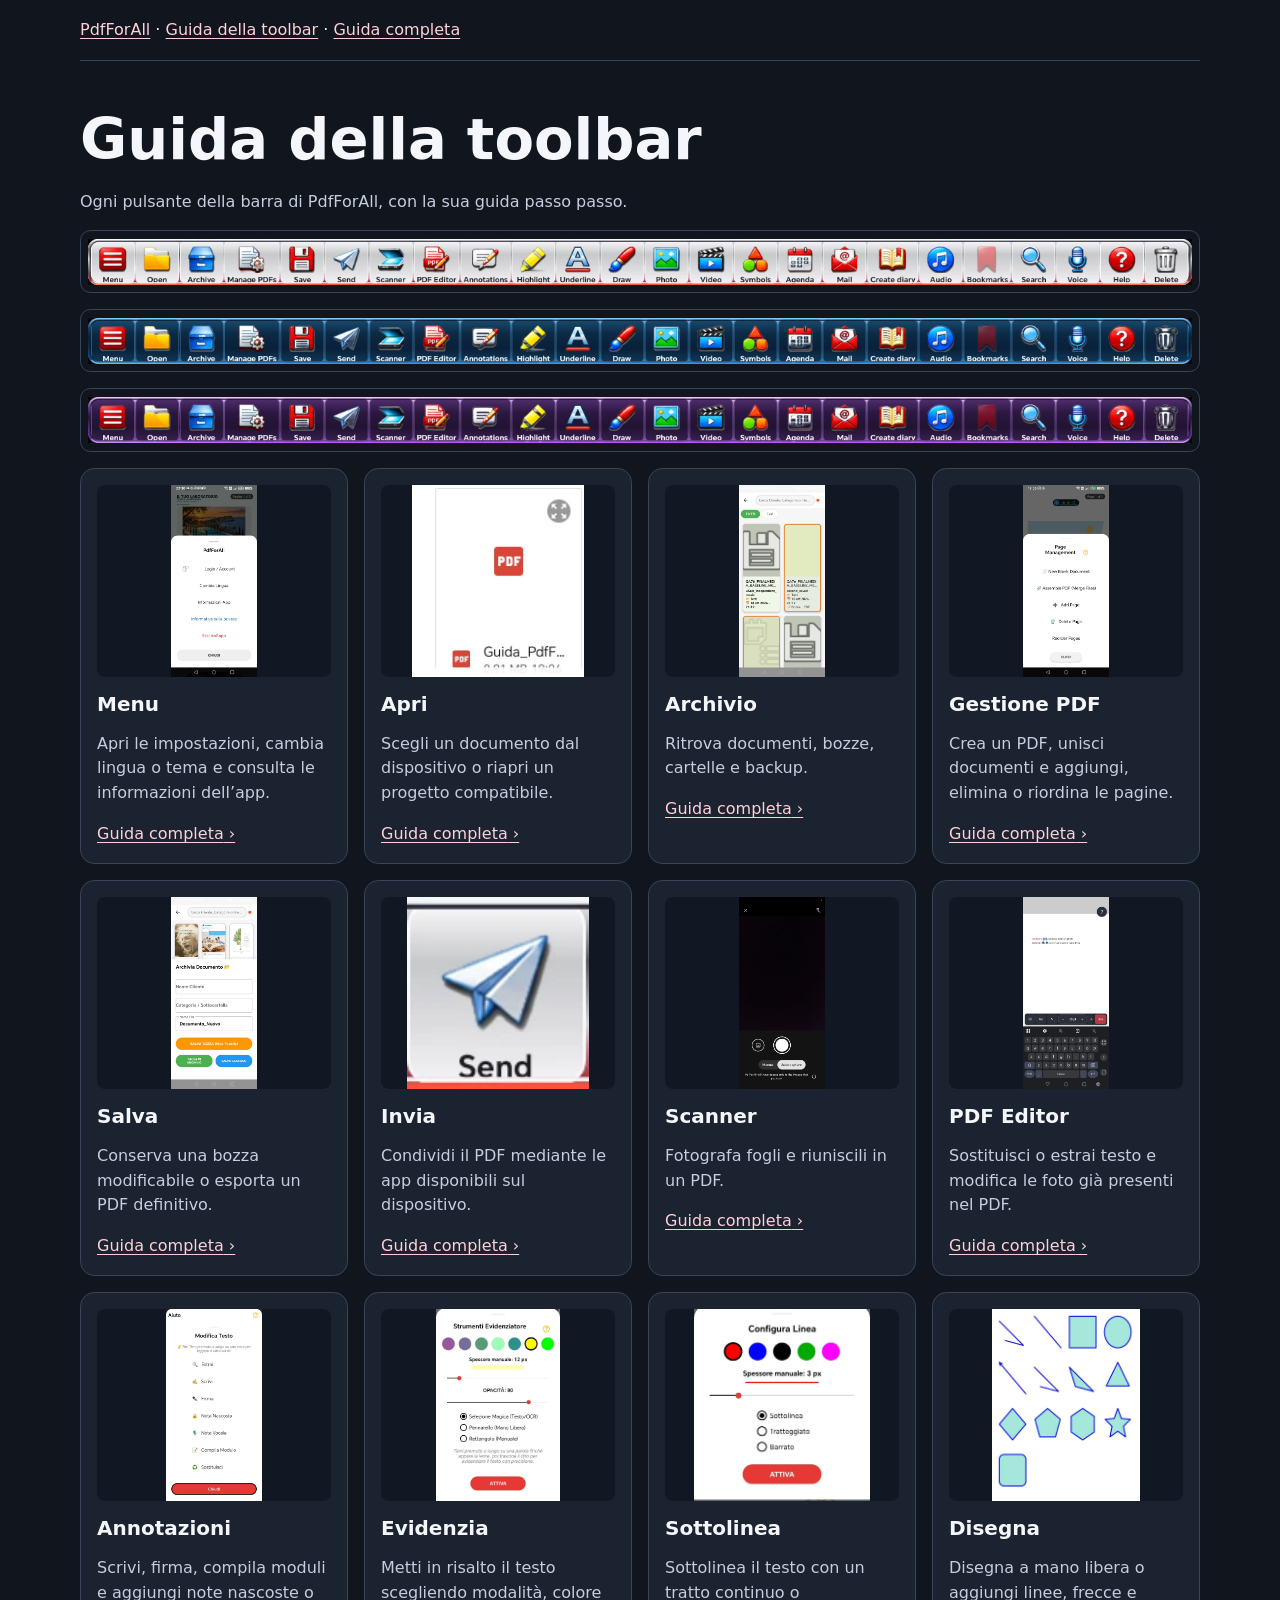
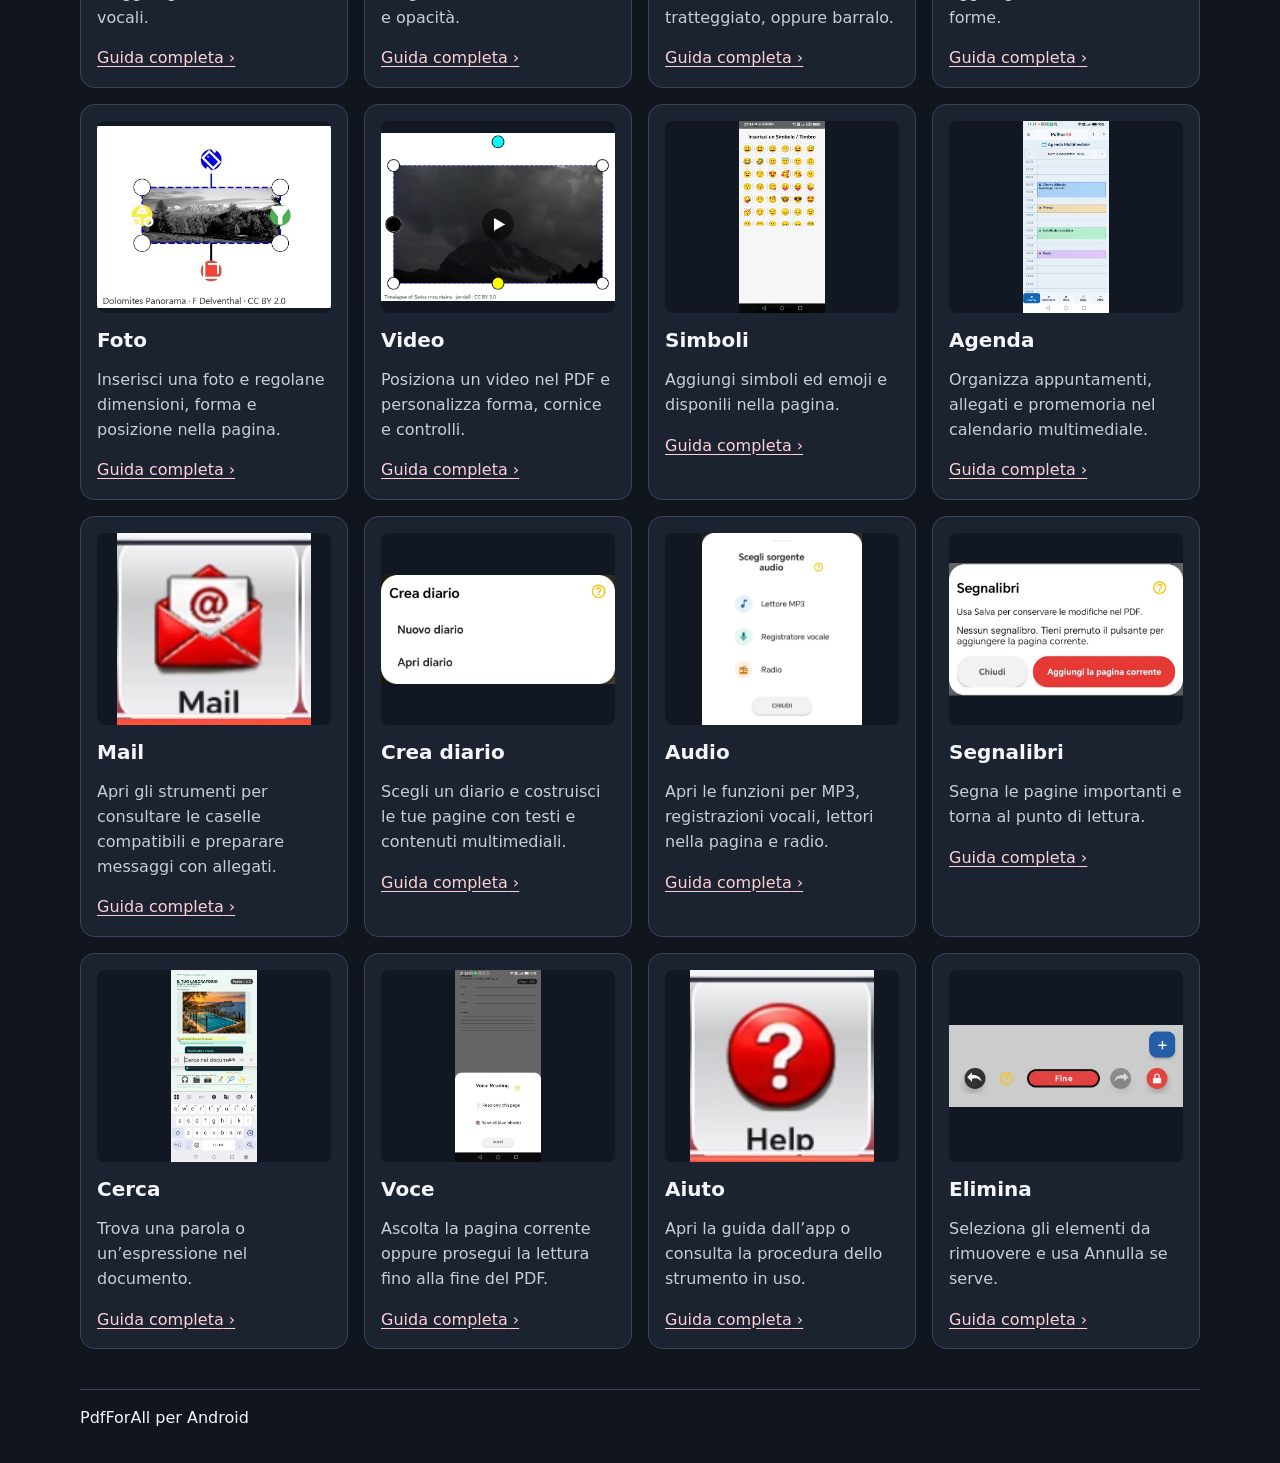
<file: guida/index.html>
<!doctype html><html lang="it"><meta charset="utf-8"><meta name="viewport" content="width=device-width,initial-scale=1"><title>Guida della toolbar · PdfForAll</title><link rel="stylesheet" href="guida.css"><header><a href="../index.html">PdfForAll</a> · <a href="index.html">Guida della toolbar</a> · <a href="completa.html">Guida completa</a></header><main><h1>Guida della toolbar</h1><p>Ogni pulsante della barra di PdfForAll, con la sua guida passo passo.</p><div class="bar" tabindex="0"><img src="media/toolbar-rosso.webp" alt="Rosso/Argento" fetchpriority=high decoding="async"></div><div class="bar" tabindex="0"><img src="media/toolbar-blu.webp" alt="Modern Blue" loading=lazy decoding="async"></div><div class="bar" tabindex="0"><img src="media/toolbar-viola.webp" alt="Dark Purple" loading=lazy decoding="async"></div><div class="grid"><article class="card"><img src="media/02_menu.webp" alt="Menu" loading=lazy decoding="async"><h2>Menu</h2><p>Apri le impostazioni, cambia lingua o tema e consulta le informazioni dell’app.</p><a href="completa.html#menu">Guida completa<span aria-hidden="true"> ›</span><span class="sr"> — Menu</span></a></article><article class="card"><img src="media/honor-open-picker.webp" alt="Apri" loading=lazy decoding="async"><h2>Apri</h2><p>Scegli un documento dal dispositivo o riapri un progetto compatibile.</p><a href="completa.html#apri">Guida completa<span aria-hidden="true"> ›</span><span class="sr"> — Apri</span></a></article><article class="card"><img src="media/guide-archive-grid.webp" alt="Archivio" loading=lazy decoding="async"><h2>Archivio</h2><p>Ritrova documenti, bozze, cartelle e backup.</p><a href="completa.html#archivio">Guida completa<span aria-hidden="true"> ›</span><span class="sr"> — Archivio</span></a></article><article class="card"><img src="media/honor-page-management.webp" alt="Gestione PDF" loading=lazy decoding="async"><h2>Gestione PDF</h2><p>Crea un PDF, unisci documenti e aggiungi, elimina o riordina le pagine.</p><a href="completa.html#gestione-pdf">Guida completa<span aria-hidden="true"> ›</span><span class="sr"> — Gestione PDF</span></a></article><article class="card"><img src="media/16_salva.webp" alt="Salva" loading=lazy decoding="async"><h2>Salva</h2><p>Conserva una bozza modificabile o esporta un PDF definitivo.</p><a href="completa.html#salva">Guida completa<span aria-hidden="true"> ›</span><span class="sr"> — Salva</span></a></article><article class="card"><img src="media/comando-invia.webp" alt="Invia" loading=lazy decoding="async"><h2>Invia</h2><p>Condividi il PDF mediante le app disponibili sul dispositivo.</p><a href="completa.html#invia">Guida completa<span aria-hidden="true"> ›</span><span class="sr"> — Invia</span></a></article><article class="card"><img src="media/27_scanner.webp" alt="Scanner" loading=lazy decoding="async"><h2>Scanner</h2><p>Fotografa fogli e riuniscili in un PDF.</p><a href="completa.html#scanner">Guida completa<span aria-hidden="true"> ›</span><span class="sr"> — Scanner</span></a></article><article class="card"><img src="media/replacement_selected_word.webp" alt="PDF Editor" loading=lazy decoding="async"><h2>PDF Editor</h2><p>Sostituisci o estrai testo e modifica le foto già presenti nel PDF.</p><a href="completa.html#pdf-editor">Guida completa<span aria-hidden="true"> ›</span><span class="sr"> — PDF Editor</span></a></article><article class="card"><img src="media/edit_menu_81.webp" alt="Annotazioni" loading=lazy decoding="async"><h2>Annotazioni</h2><p>Scrivi, firma, compila moduli e aggiungi note nascoste o vocali.</p><a href="completa.html#annotazioni">Guida completa<span aria-hidden="true"> ›</span><span class="sr"> — Annotazioni</span></a></article><article class="card"><img src="media/highlight_panel_81.webp" alt="Evidenzia" loading=lazy decoding="async"><h2>Evidenzia</h2><p>Metti in risalto il testo scegliendo modalità, colore e opacità.</p><a href="completa.html#evidenzia">Guida completa<span aria-hidden="true"> ›</span><span class="sr"> — Evidenzia</span></a></article><article class="card"><img src="media/line_panel_81.webp" alt="Sottolinea" loading=lazy decoding="async"><h2>Sottolinea</h2><p>Sottolinea il testo con un tratto continuo o tratteggiato, oppure barralo.</p><a href="completa.html#sottolinea">Guida completa<span aria-hidden="true"> ›</span><span class="sr"> — Sottolinea</span></a></article><article class="card"><img src="media/help81_draw_examples.webp" alt="Disegna" loading=lazy decoding="async"><h2>Disegna</h2><p>Disegna a mano libera o aggiungi linee, frecce e forme.</p><a href="completa.html#disegna">Guida completa<span aria-hidden="true"> ›</span><span class="sr"> — Disegna</span></a></article><article class="card"><img src="media/foto_panorama_82.webp" alt="Foto" loading=lazy decoding="async"><h2>Foto</h2><p>Inserisci una foto e regolane dimensioni, forma e posizione nella pagina.</p><a href="completa.html#foto">Guida completa<span aria-hidden="true"> ›</span><span class="sr"> — Foto</span></a></article><article class="card"><img src="media/video_panorama_82.webp" alt="Video" loading=lazy decoding="async"><h2>Video</h2><p>Posiziona un video nel PDF e personalizza forma, cornice e controlli.</p><a href="completa.html#video">Guida completa<span aria-hidden="true"> ›</span><span class="sr"> — Video</span></a></article><article class="card"><img src="media/12_emoji.webp" alt="Simboli" loading=lazy decoding="async"><h2>Simboli</h2><p>Aggiungi simboli ed emoji e disponili nella pagina.</p><a href="completa.html#simboli">Guida completa<span aria-hidden="true"> ›</span><span class="sr"> — Simboli</span></a></article><article class="card"><img src="media/agenda_01_giorno.webp" alt="Agenda" loading=lazy decoding="async"><h2>Agenda</h2><p>Organizza appuntamenti, allegati e promemoria nel calendario multimediale.</p><a href="completa.html#agenda">Guida completa<span aria-hidden="true"> ›</span><span class="sr"> — Agenda</span></a></article><article class="card"><img src="media/comando-mail.webp" alt="Mail" loading=lazy decoding="async"><h2>Mail</h2><p>Apri gli strumenti per consultare le caselle compatibili e preparare messaggi con allegati.</p><a href="completa.html#mail">Guida completa<span aria-hidden="true"> ›</span><span class="sr"> — Mail</span></a></article><article class="card"><img src="media/help81_diary_menu.webp" alt="Crea diario" loading=lazy decoding="async"><h2>Crea diario</h2><p>Scegli un diario e costruisci le tue pagine con testi e contenuti multimediali.</p><a href="completa.html#diario">Guida completa<span aria-hidden="true"> ›</span><span class="sr"> — Crea diario</span></a></article><article class="card"><img src="media/help81_audio_menu.webp" alt="Audio" loading=lazy decoding="async"><h2>Audio</h2><p>Apri le funzioni per MP3, registrazioni vocali, lettori nella pagina e radio.</p><a href="completa.html#audio">Guida completa<span aria-hidden="true"> ›</span><span class="sr"> — Audio</span></a></article><article class="card"><img src="media/segnalibri81.webp" alt="Segnalibri" loading=lazy decoding="async"><h2>Segnalibri</h2><p>Segna le pagine importanti e torna al punto di lettura.</p><a href="completa.html#segnalibri">Guida completa<span aria-hidden="true"> ›</span><span class="sr"> — Segnalibri</span></a></article><article class="card"><img src="media/13_cerca.webp" alt="Cerca" loading=lazy decoding="async"><h2>Cerca</h2><p>Trova una parola o un’espressione nel documento.</p><a href="completa.html#cerca">Guida completa<span aria-hidden="true"> ›</span><span class="sr"> — Cerca</span></a></article><article class="card"><img src="media/voice-honor.webp" alt="Voce" loading=lazy decoding="async"><h2>Voce</h2><p>Ascolta la pagina corrente oppure prosegui la lettura fino alla fine del PDF.</p><a href="completa.html#voce">Guida completa<span aria-hidden="true"> ›</span><span class="sr"> — Voce</span></a></article><article class="card"><img src="media/comando-aiuto.webp" alt="Aiuto" loading=lazy decoding="async"><h2>Aiuto</h2><p>Apri la guida dall’app o consulta la procedura dello strumento in uso.</p><a href="completa.html#aiuto">Guida completa<span aria-hidden="true"> ›</span><span class="sr"> — Aiuto</span></a></article><article class="card"><img src="media/annulla_ripeti81.webp" alt="Elimina" loading=lazy decoding="async"><h2>Elimina</h2><p>Seleziona gli elementi da rimuovere e usa Annulla se serve.</p><a href="completa.html#elimina">Guida completa<span aria-hidden="true"> ›</span><span class="sr"> — Elimina</span></a></article></div></main><footer>PdfForAll per Android</footer></html>
</file>
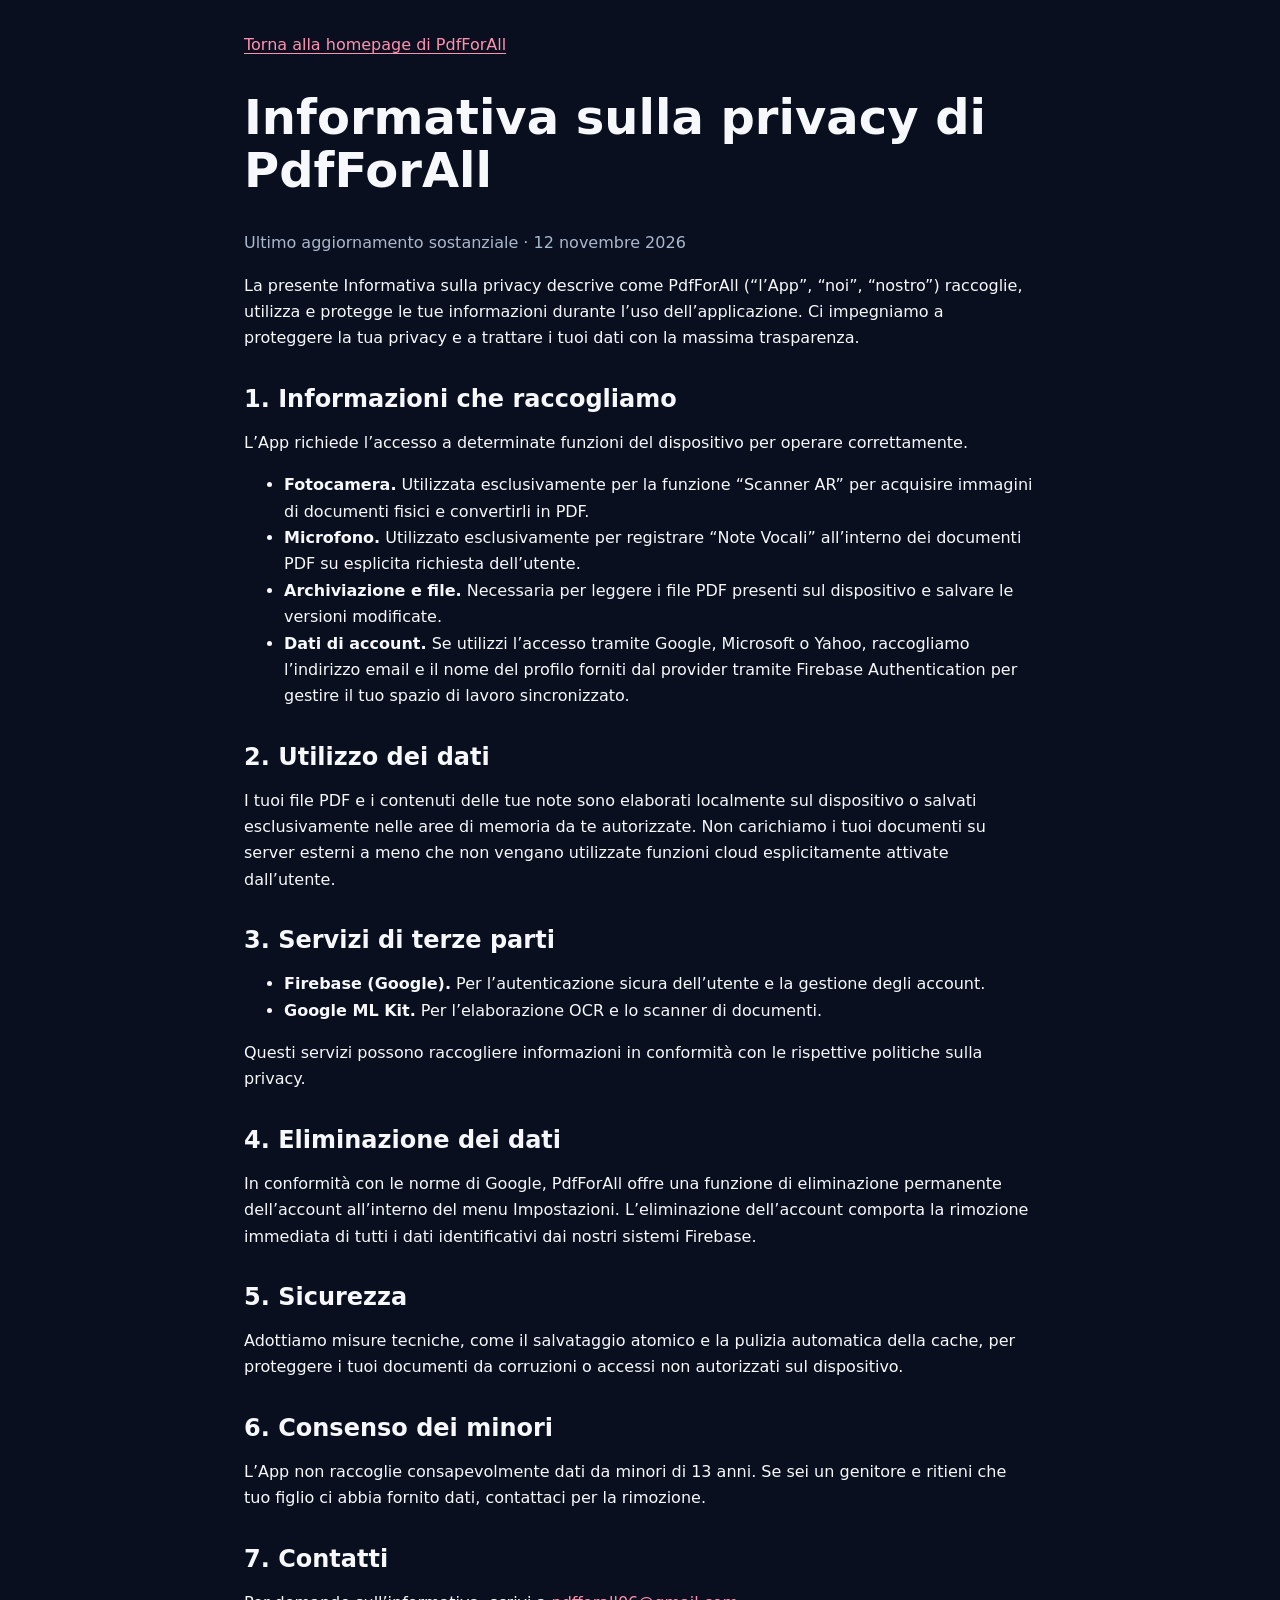
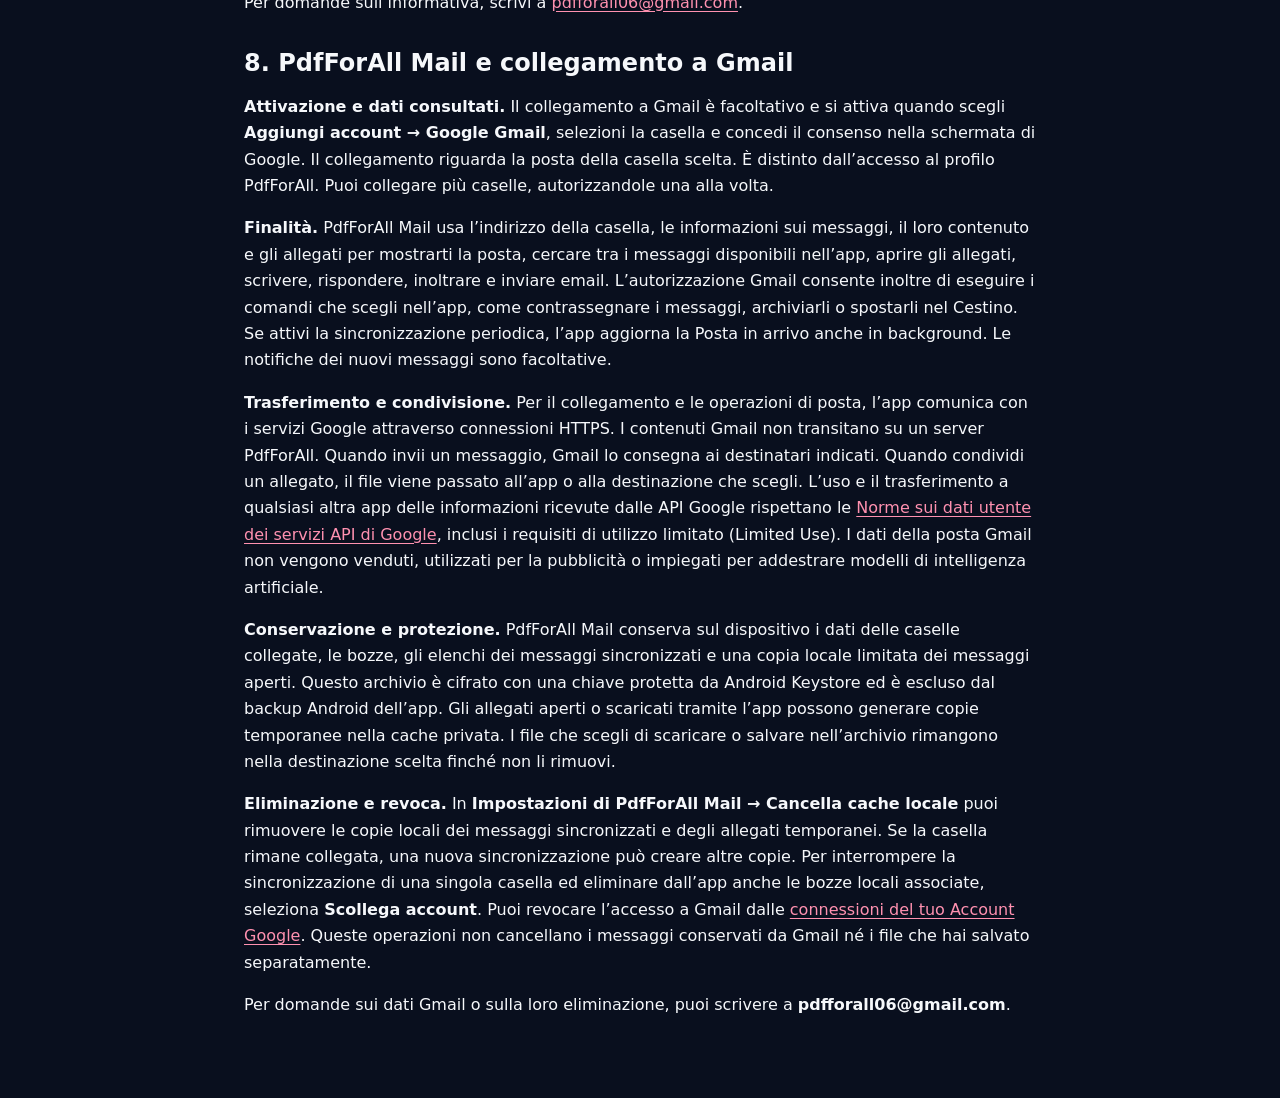
<file: privacy.html>
<!doctype html>
<html lang="it">
<head>
  <meta charset="utf-8">
  <meta name="viewport" content="width=device-width, initial-scale=1">
  <title>Informativa sulla privacy · PdfForAll</title>
  <style>
    :root { color-scheme: dark; background: #090f1e; color: #f6f8fb; font-family: system-ui, sans-serif; }
    body { margin: 0; }
    main { box-sizing: border-box; width: min(100%, 52rem); margin: 0 auto; padding: 2rem 1.25rem 4rem; line-height: 1.65; overflow-wrap: anywhere; }
    a { color: #ff91b0; text-underline-offset: .18em; }
    h1 { font-size: clamp(1.9rem, 5vw, 3rem); line-height: 1.12; }
    h2 { margin: 2rem 0 .65rem; line-height: 1.25; }
    .date { color: #aab8cd; }
  </style>
</head>
<body>
<main>
  <nav aria-label="Navigazione"><a href="index.html">Torna alla homepage di PdfForAll</a></nav>
  <h1>Informativa sulla privacy di PdfForAll</h1>
  <p class="date">Ultimo aggiornamento sostanziale · 12 novembre 2026</p>
  <p>La presente Informativa sulla privacy descrive come PdfForAll (“l’App”, “noi”, “nostro”) raccoglie, utilizza e protegge le tue informazioni durante l’uso dell’applicazione. Ci impegniamo a proteggere la tua privacy e a trattare i tuoi dati con la massima trasparenza.</p>

  <h2>1. Informazioni che raccogliamo</h2>
  <p>L’App richiede l’accesso a determinate funzioni del dispositivo per operare correttamente.</p>
  <ul>
    <li><strong>Fotocamera.</strong> Utilizzata esclusivamente per la funzione “Scanner AR” per acquisire immagini di documenti fisici e convertirli in PDF.</li>
    <li><strong>Microfono.</strong> Utilizzato esclusivamente per registrare “Note Vocali” all’interno dei documenti PDF su esplicita richiesta dell’utente.</li>
    <li><strong>Archiviazione e file.</strong> Necessaria per leggere i file PDF presenti sul dispositivo e salvare le versioni modificate.</li>
    <li><strong>Dati di account.</strong> Se utilizzi l’accesso tramite Google, Microsoft o Yahoo, raccogliamo l’indirizzo email e il nome del profilo forniti dal provider tramite Firebase Authentication per gestire il tuo spazio di lavoro sincronizzato.</li>
  </ul>

  <h2>2. Utilizzo dei dati</h2>
  <p>I tuoi file PDF e i contenuti delle tue note sono elaborati localmente sul dispositivo o salvati esclusivamente nelle aree di memoria da te autorizzate. Non carichiamo i tuoi documenti su server esterni a meno che non vengano utilizzate funzioni cloud esplicitamente attivate dall’utente.</p>

  <h2>3. Servizi di terze parti</h2>
  <ul>
    <li><strong>Firebase (Google).</strong> Per l’autenticazione sicura dell’utente e la gestione degli account.</li>
    <li><strong>Google ML Kit.</strong> Per l’elaborazione OCR e lo scanner di documenti.</li>
  </ul>
  <p>Questi servizi possono raccogliere informazioni in conformità con le rispettive politiche sulla privacy.</p>

  <h2>4. Eliminazione dei dati</h2>
  <p>In conformità con le norme di Google, PdfForAll offre una funzione di eliminazione permanente dell’account all’interno del menu Impostazioni. L’eliminazione dell’account comporta la rimozione immediata di tutti i dati identificativi dai nostri sistemi Firebase.</p>

  <h2>5. Sicurezza</h2>
  <p>Adottiamo misure tecniche, come il salvataggio atomico e la pulizia automatica della cache, per proteggere i tuoi documenti da corruzioni o accessi non autorizzati sul dispositivo.</p>

  <h2>6. Consenso dei minori</h2>
  <p>L’App non raccoglie consapevolmente dati da minori di 13 anni. Se sei un genitore e ritieni che tuo figlio ci abbia fornito dati, contattaci per la rimozione.</p>

  <h2>7. Contatti</h2>
  <p>Per domande sull’informativa, scrivi a <a href="mailto:pdfforall06@gmail.com">pdfforall06@gmail.com</a>.</p>

<h2>8. PdfForAll Mail e collegamento a Gmail</h2>
<p><strong>Attivazione e dati consultati.</strong> Il collegamento a Gmail è facoltativo e si attiva quando scegli <strong>Aggiungi account → Google Gmail</strong>, selezioni la casella e concedi il consenso nella schermata di Google. Il collegamento riguarda la posta della casella scelta. È distinto dall’accesso al profilo PdfForAll. Puoi collegare più caselle, autorizzandole una alla volta.</p>
<p><strong>Finalità.</strong> PdfForAll Mail usa l’indirizzo della casella, le informazioni sui messaggi, il loro contenuto e gli allegati per mostrarti la posta, cercare tra i messaggi disponibili nell’app, aprire gli allegati, scrivere, rispondere, inoltrare e inviare email. L’autorizzazione Gmail consente inoltre di eseguire i comandi che scegli nell’app, come contrassegnare i messaggi, archiviarli o spostarli nel Cestino. Se attivi la sincronizzazione periodica, l’app aggiorna la Posta in arrivo anche in background. Le notifiche dei nuovi messaggi sono facoltative.</p>
<p><strong>Trasferimento e condivisione.</strong> Per il collegamento e le operazioni di posta, l’app comunica con i servizi Google attraverso connessioni HTTPS. I contenuti Gmail non transitano su un server PdfForAll. Quando invii un messaggio, Gmail lo consegna ai destinatari indicati. Quando condividi un allegato, il file viene passato all’app o alla destinazione che scegli. L’uso e il trasferimento a qualsiasi altra app delle informazioni ricevute dalle API Google rispettano le <a href="https://developers.google.com/terms/api-services-user-data-policy">Norme sui dati utente dei servizi API di Google</a>, inclusi i requisiti di utilizzo limitato (Limited Use). I dati della posta Gmail non vengono venduti, utilizzati per la pubblicità o impiegati per addestrare modelli di intelligenza artificiale.</p>
<p><strong>Conservazione e protezione.</strong> PdfForAll Mail conserva sul dispositivo i dati delle caselle collegate, le bozze, gli elenchi dei messaggi sincronizzati e una copia locale limitata dei messaggi aperti. Questo archivio è cifrato con una chiave protetta da Android Keystore ed è escluso dal backup Android dell’app. Gli allegati aperti o scaricati tramite l’app possono generare copie temporanee nella cache privata. I file che scegli di scaricare o salvare nell’archivio rimangono nella destinazione scelta finché non li rimuovi.</p>
<p><strong>Eliminazione e revoca.</strong> In <strong>Impostazioni di PdfForAll Mail → Cancella cache locale</strong> puoi rimuovere le copie locali dei messaggi sincronizzati e degli allegati temporanei. Se la casella rimane collegata, una nuova sincronizzazione può creare altre copie. Per interrompere la sincronizzazione di una singola casella ed eliminare dall’app anche le bozze locali associate, seleziona <strong>Scollega account</strong>. Puoi revocare l’accesso a Gmail dalle <a href="https://myaccount.google.com/connections">connessioni del tuo Account Google</a>. Queste operazioni non cancellano i messaggi conservati da Gmail né i file che hai salvato separatamente.</p>
<p>Per domande sui dati Gmail o sulla loro eliminazione, puoi scrivere a <strong>pdfforall06@gmail.com</strong>.</p>
</main>
</body>
</html>
</file>
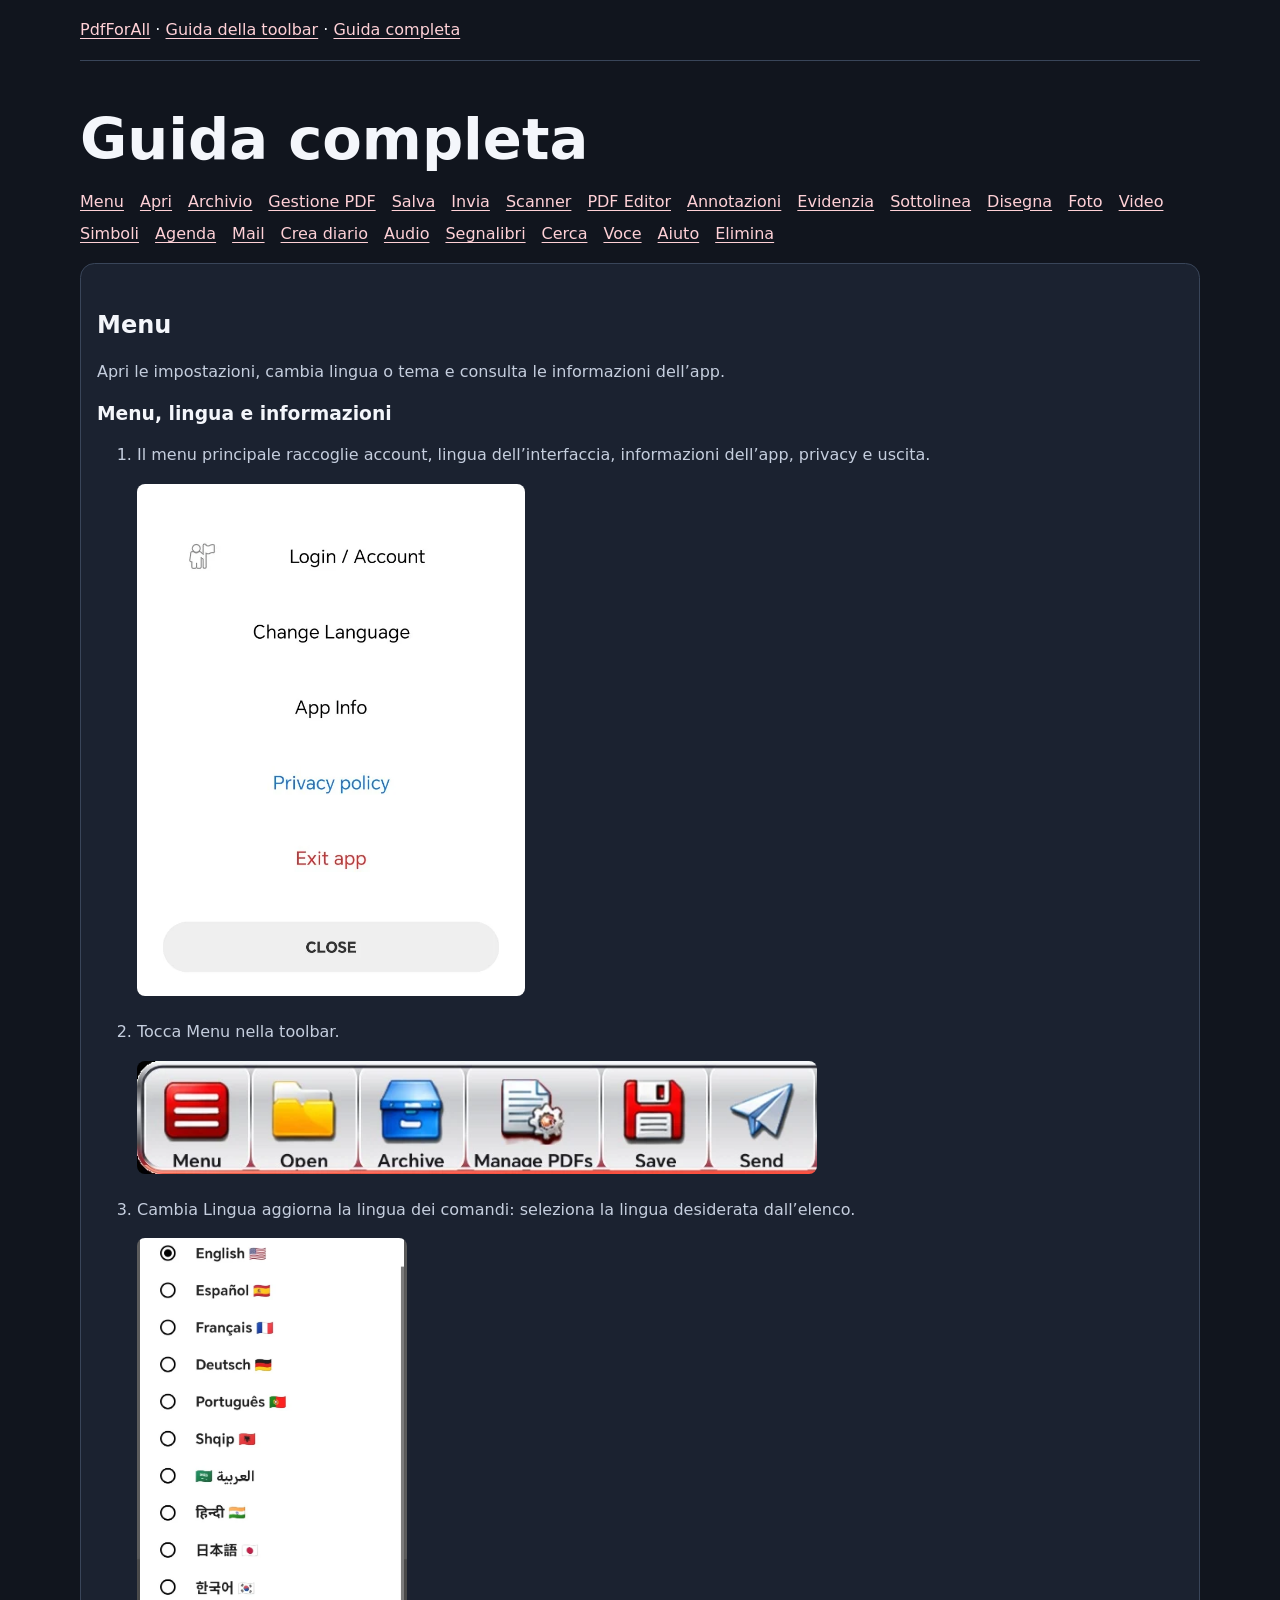
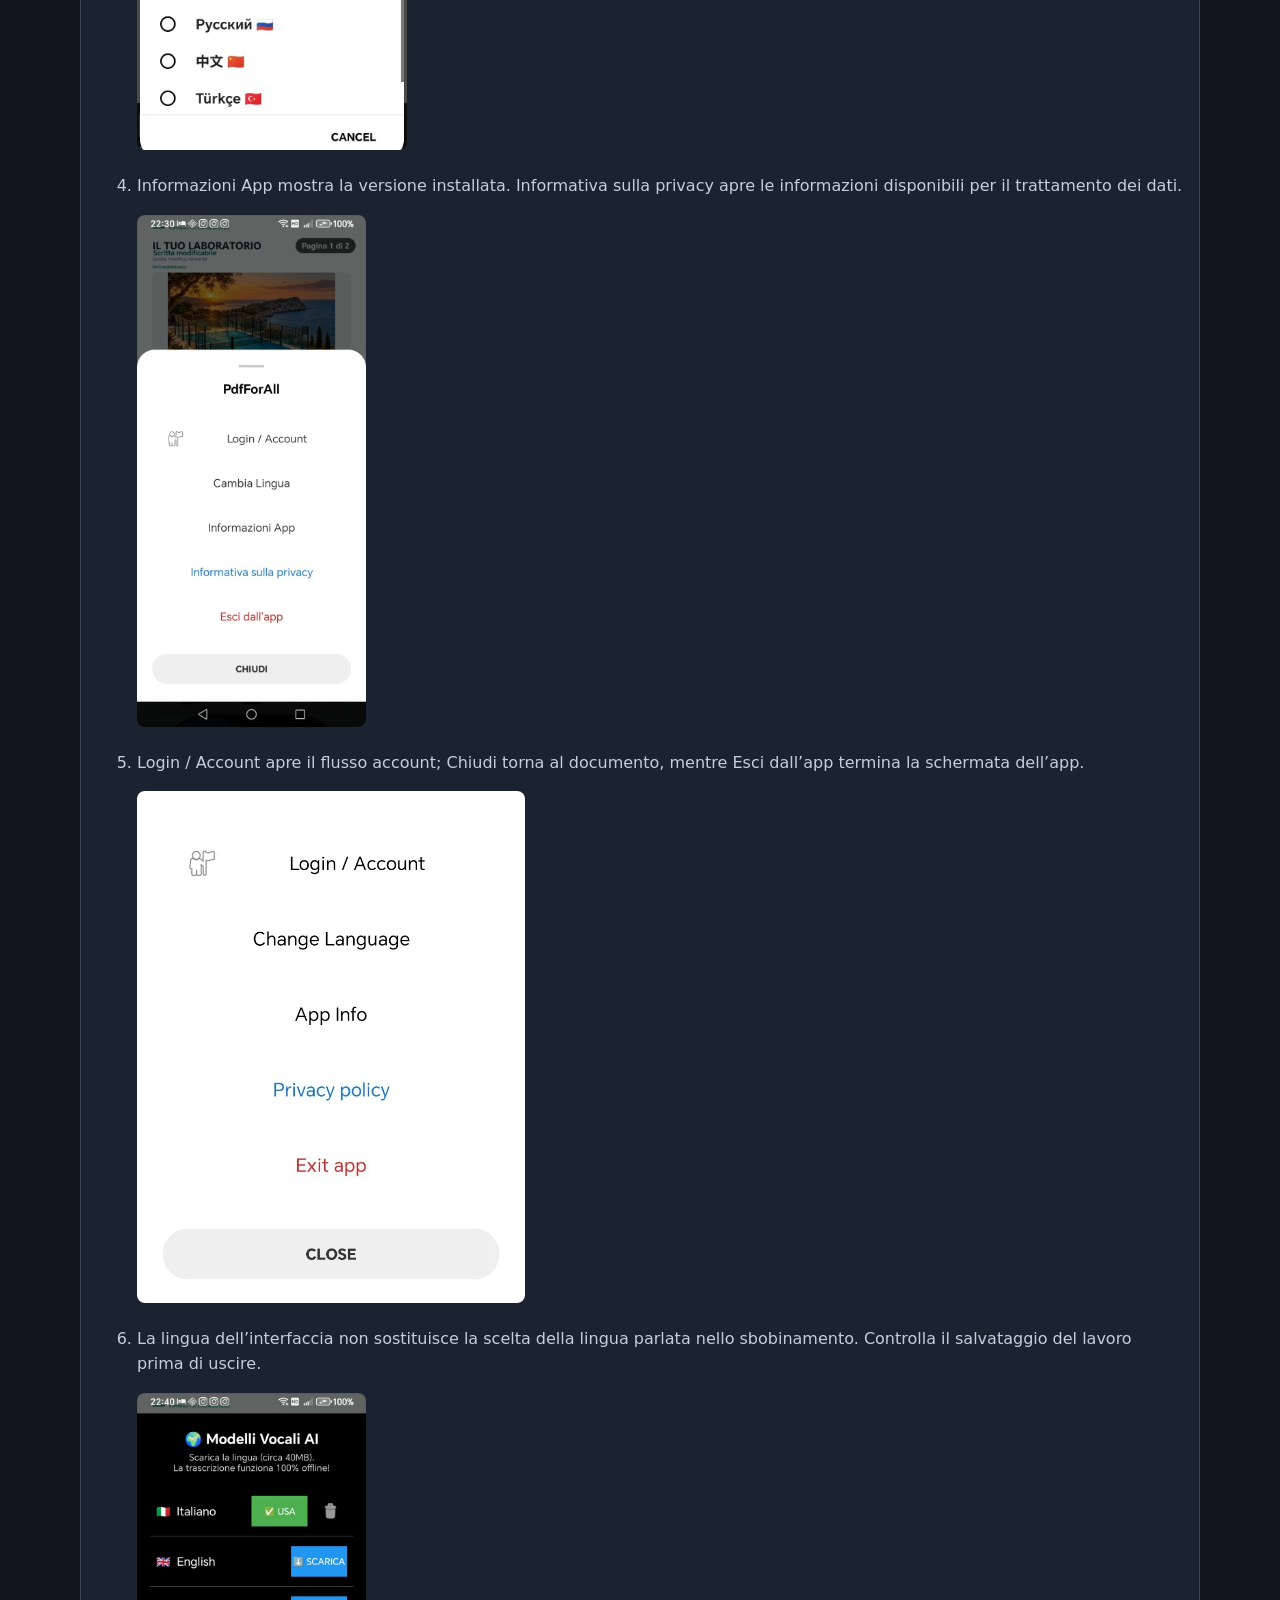
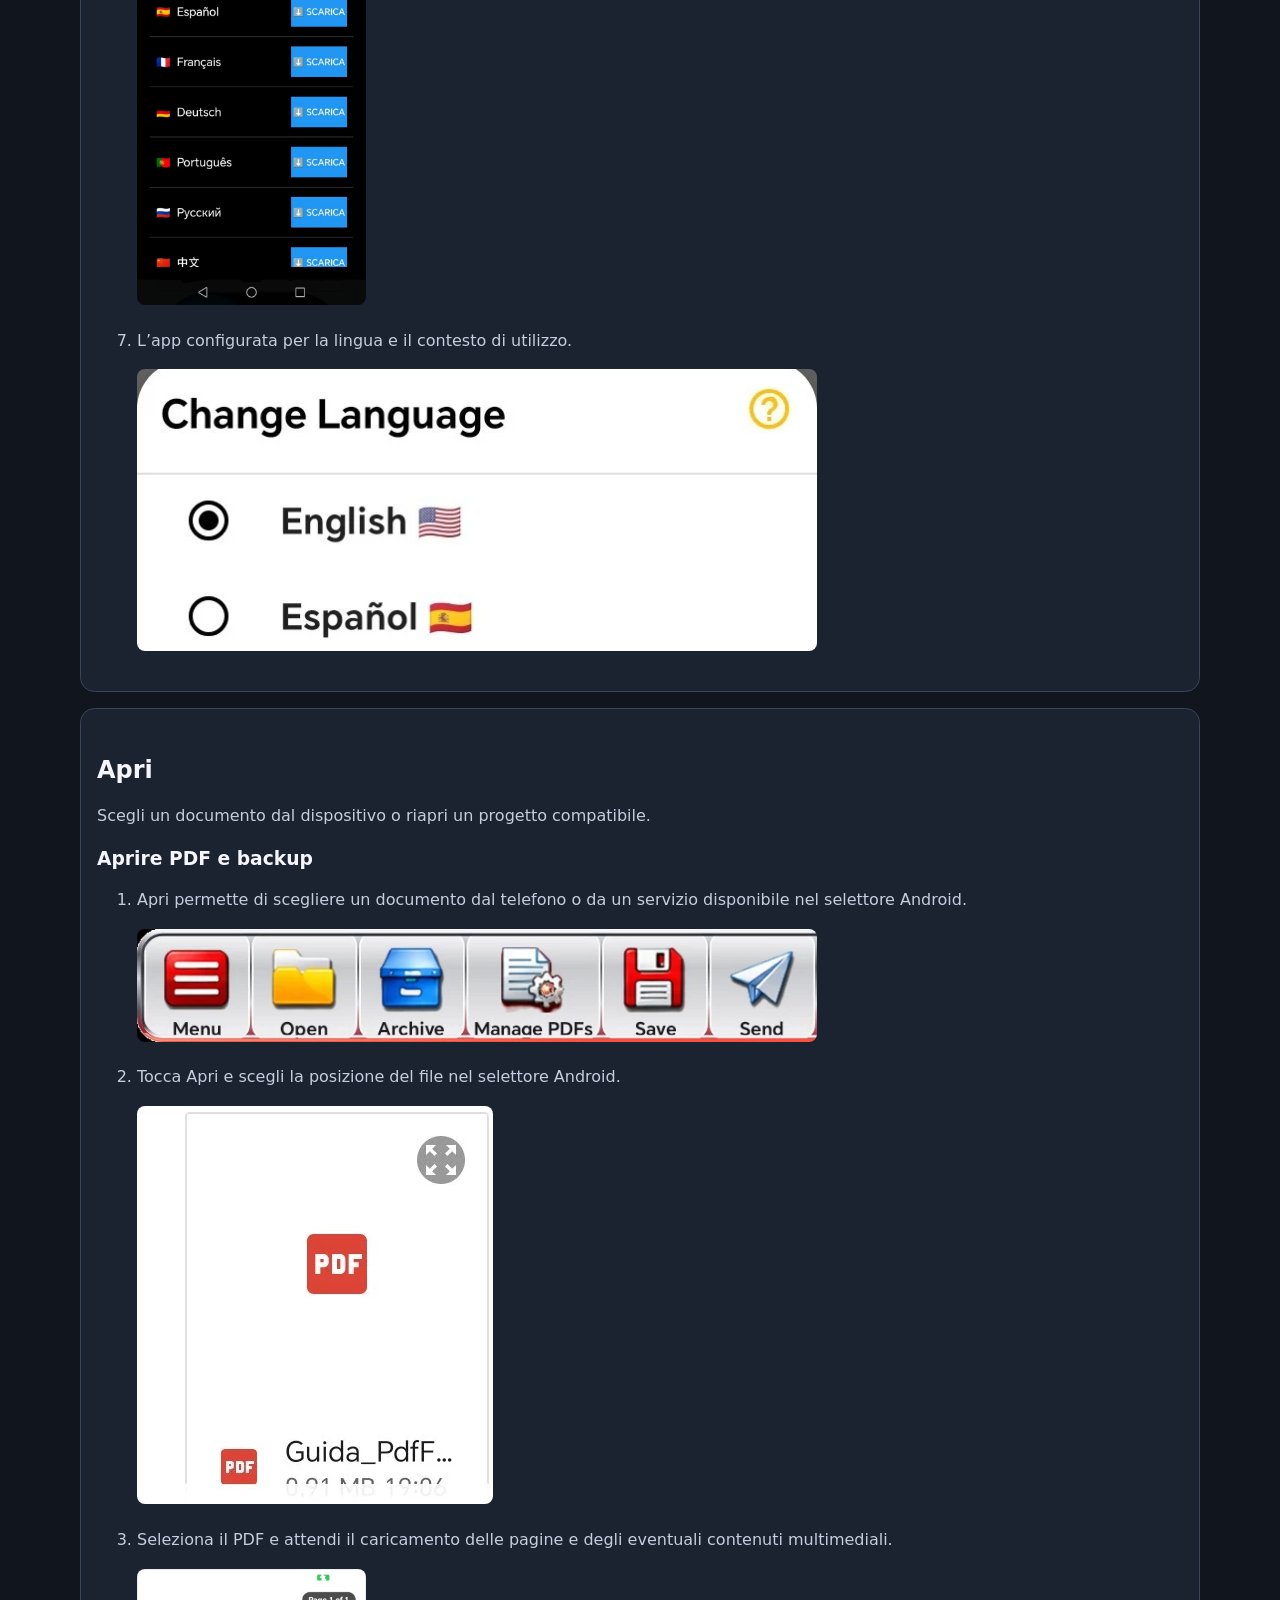
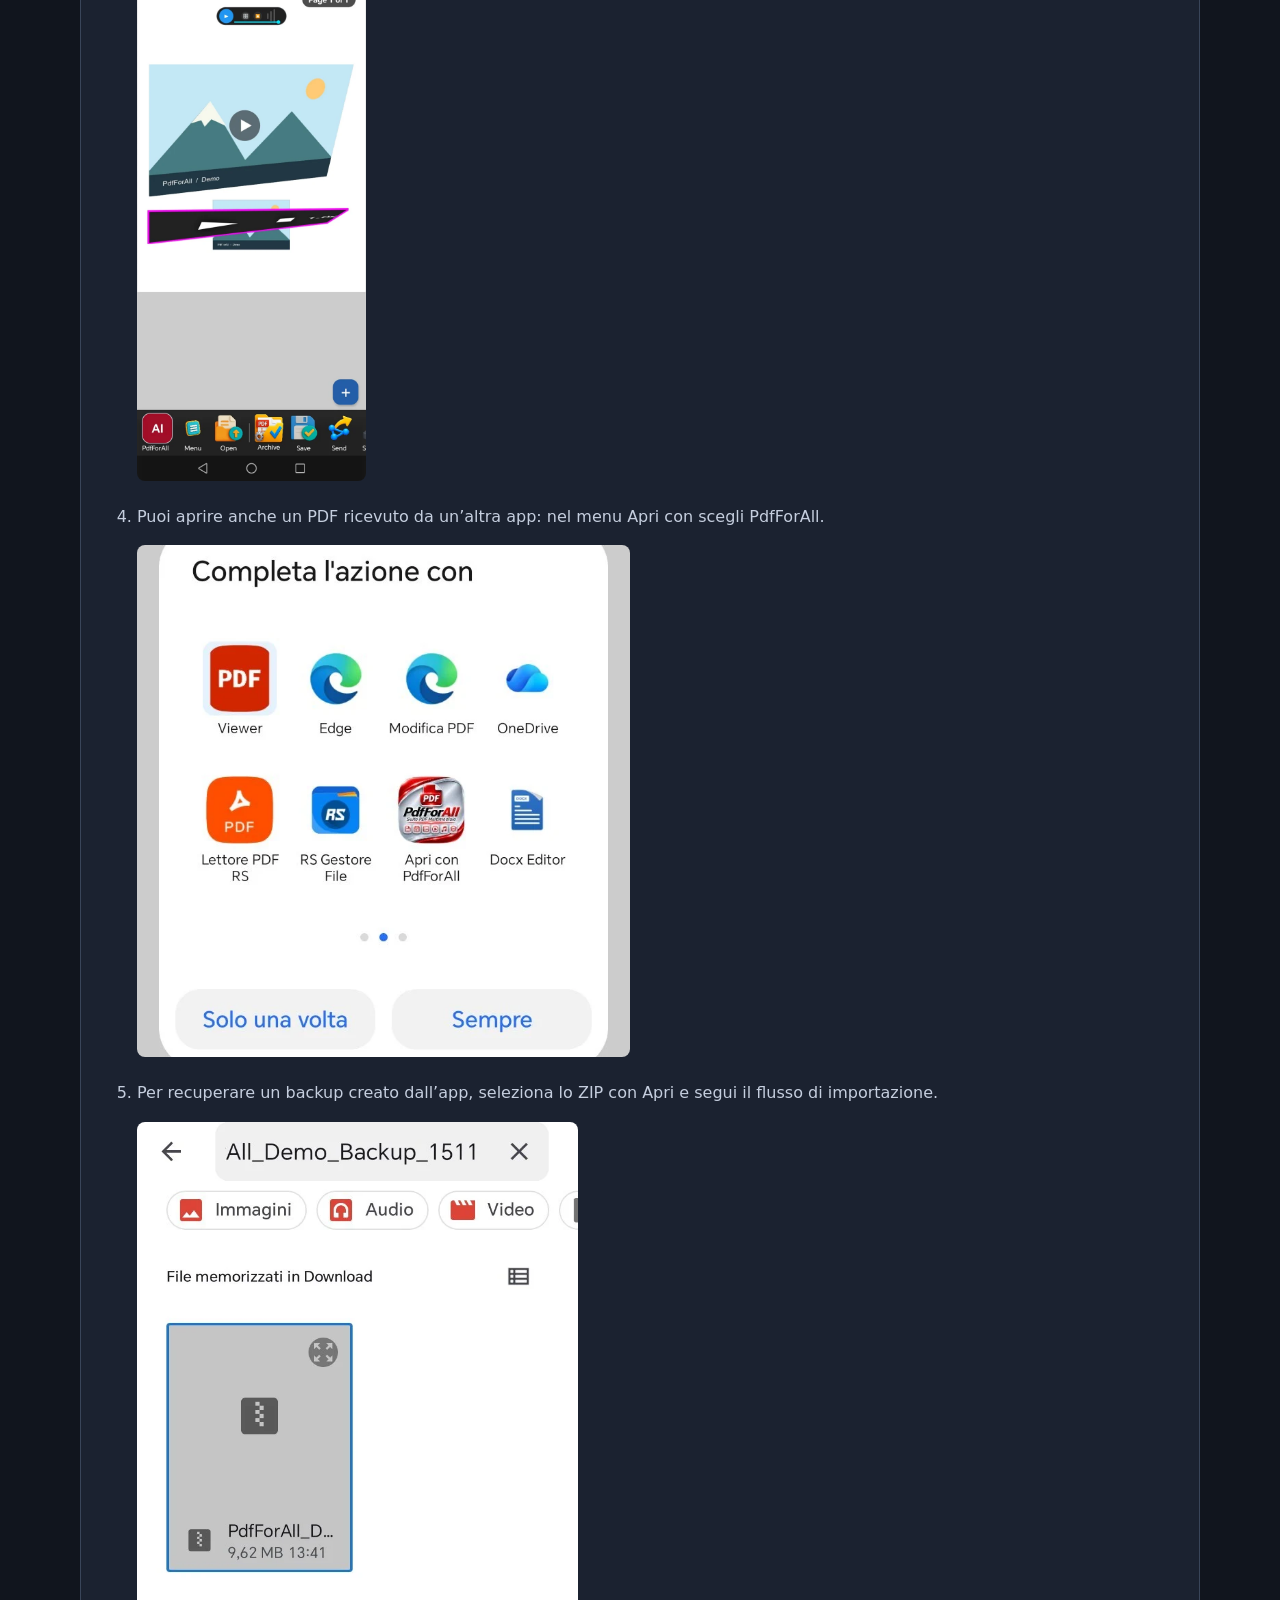
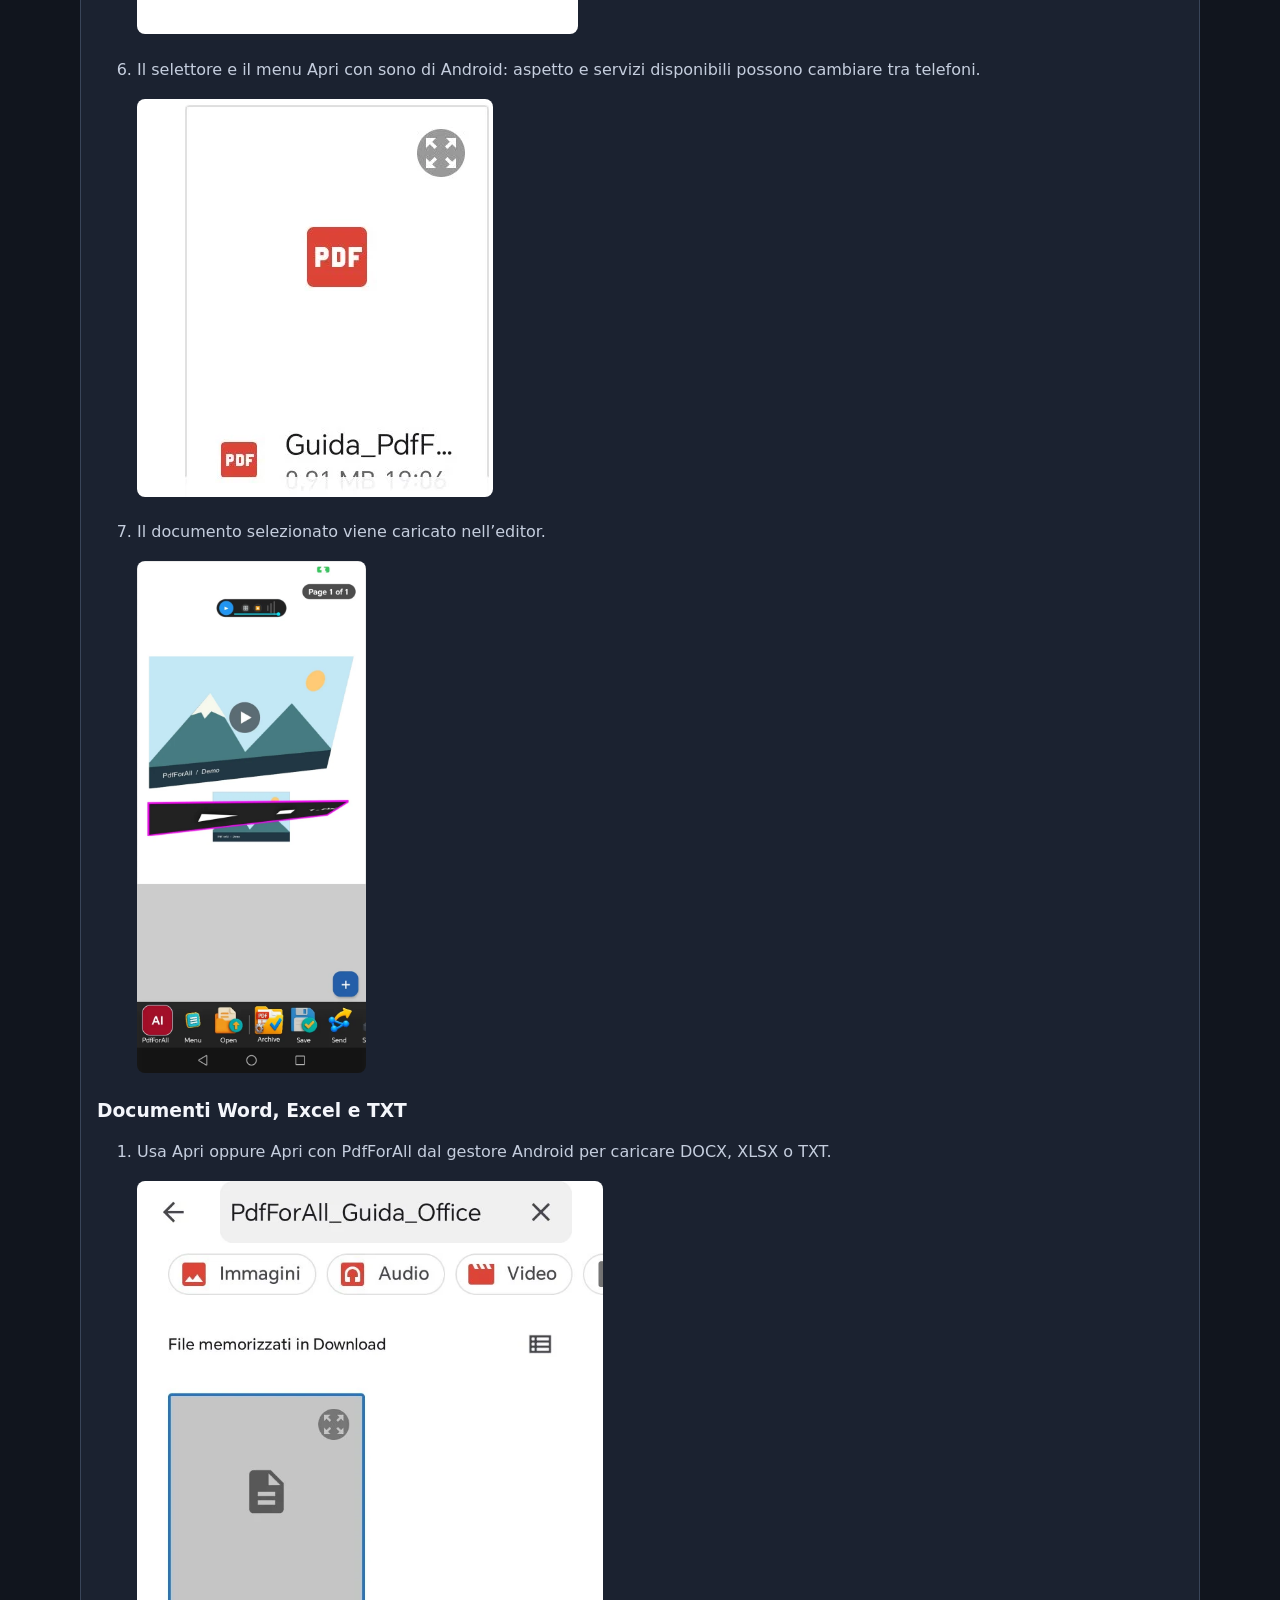
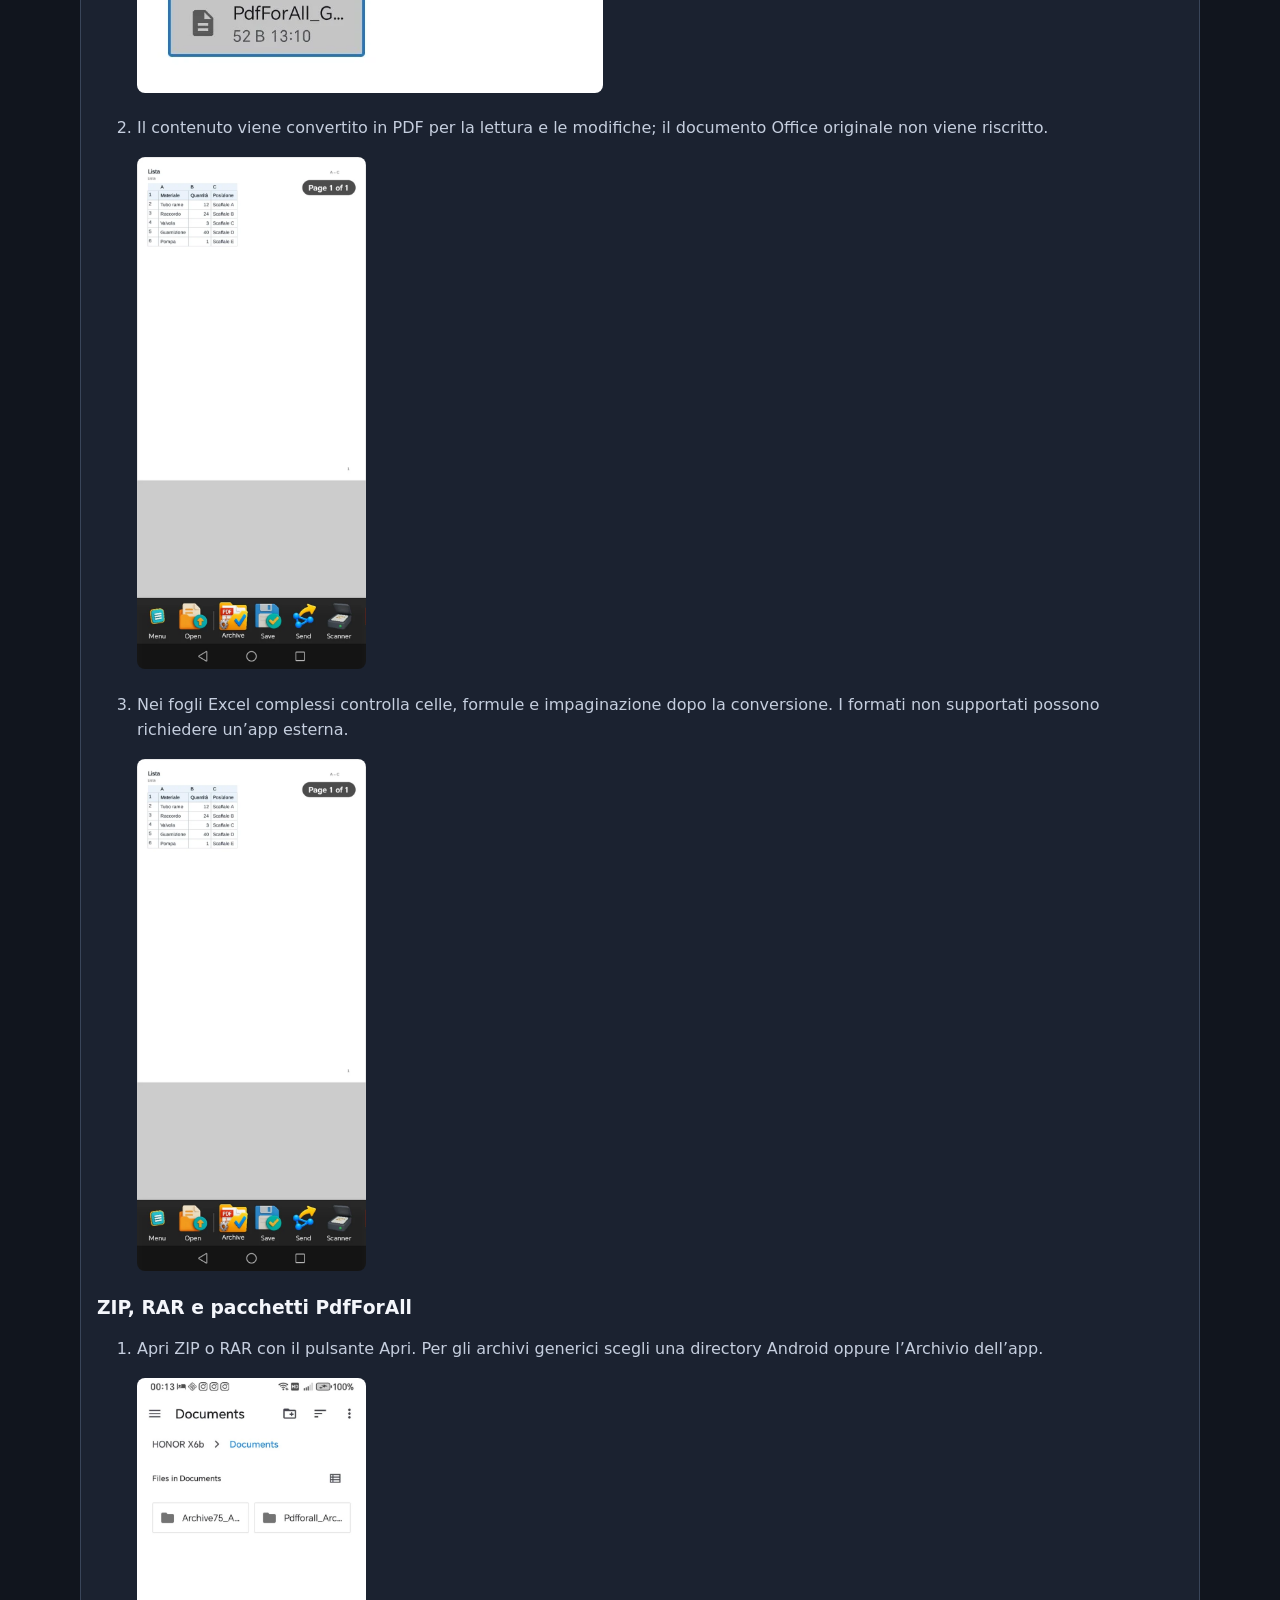
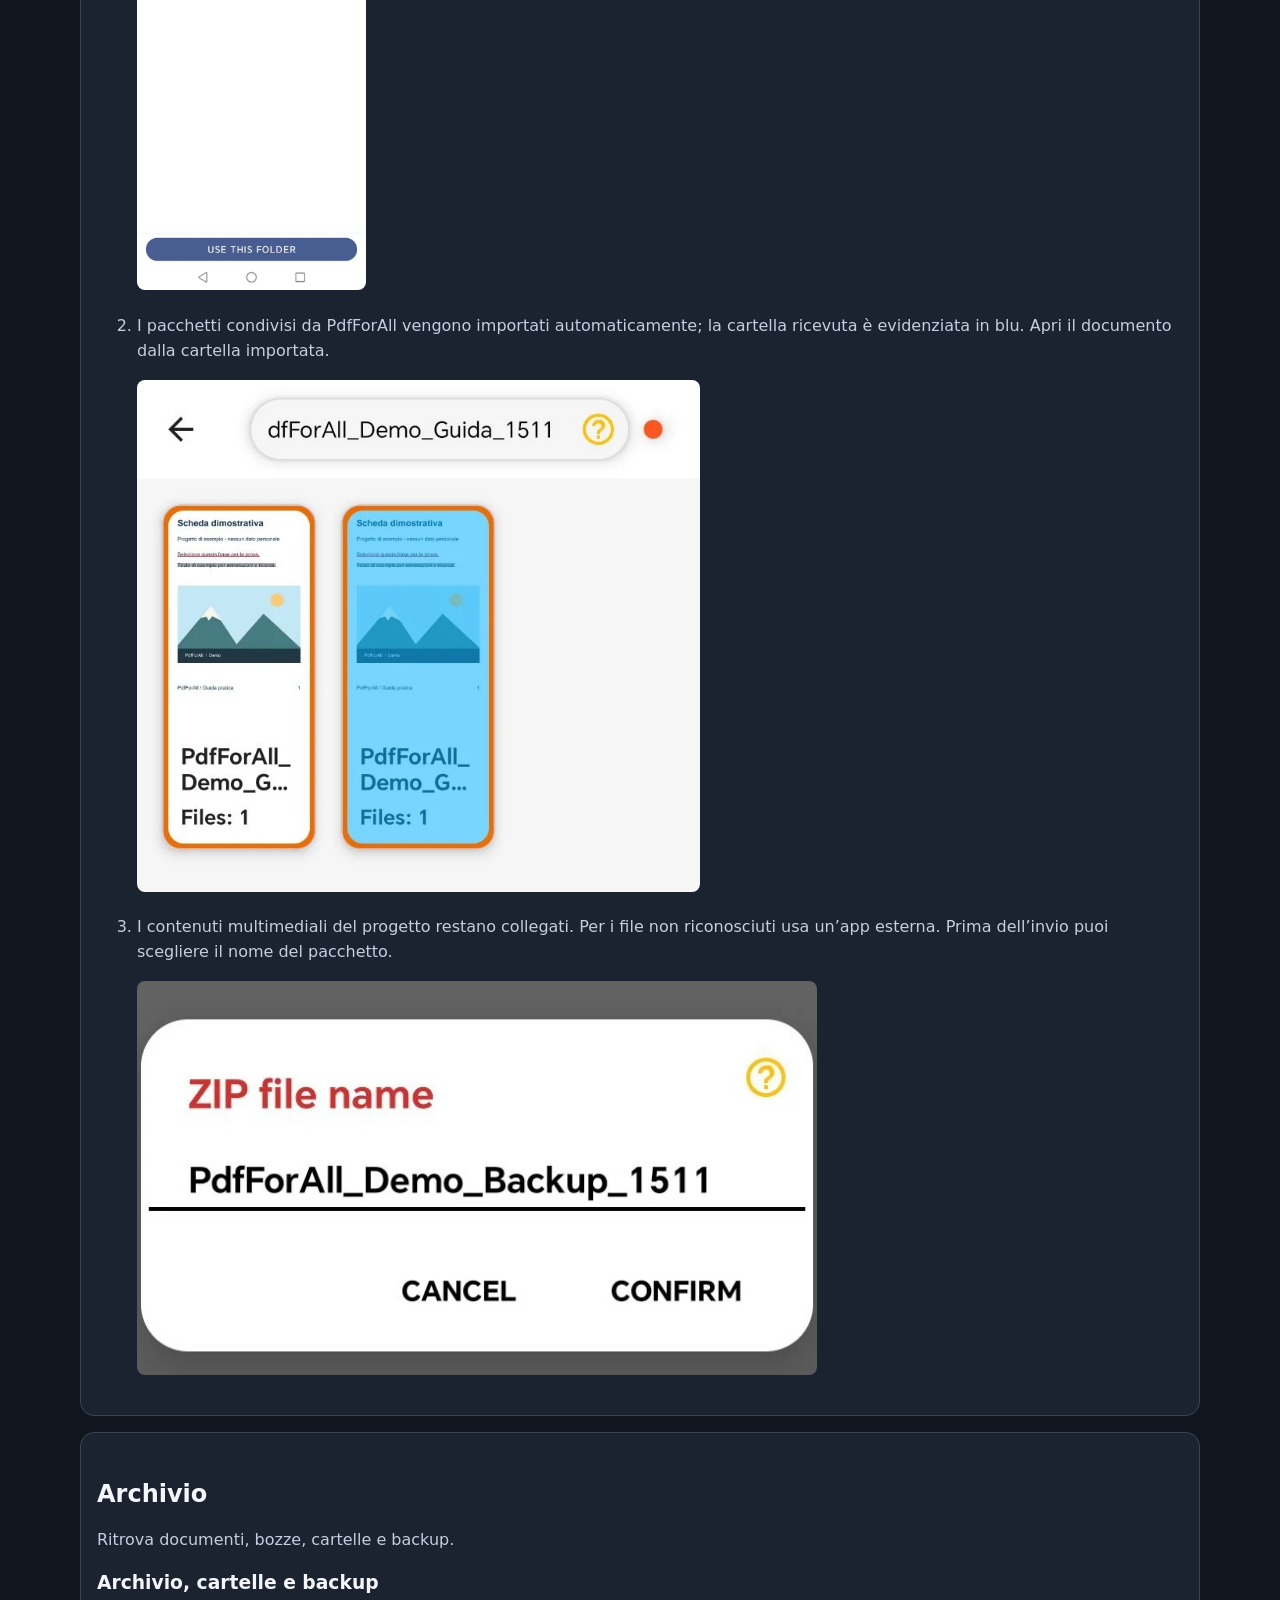
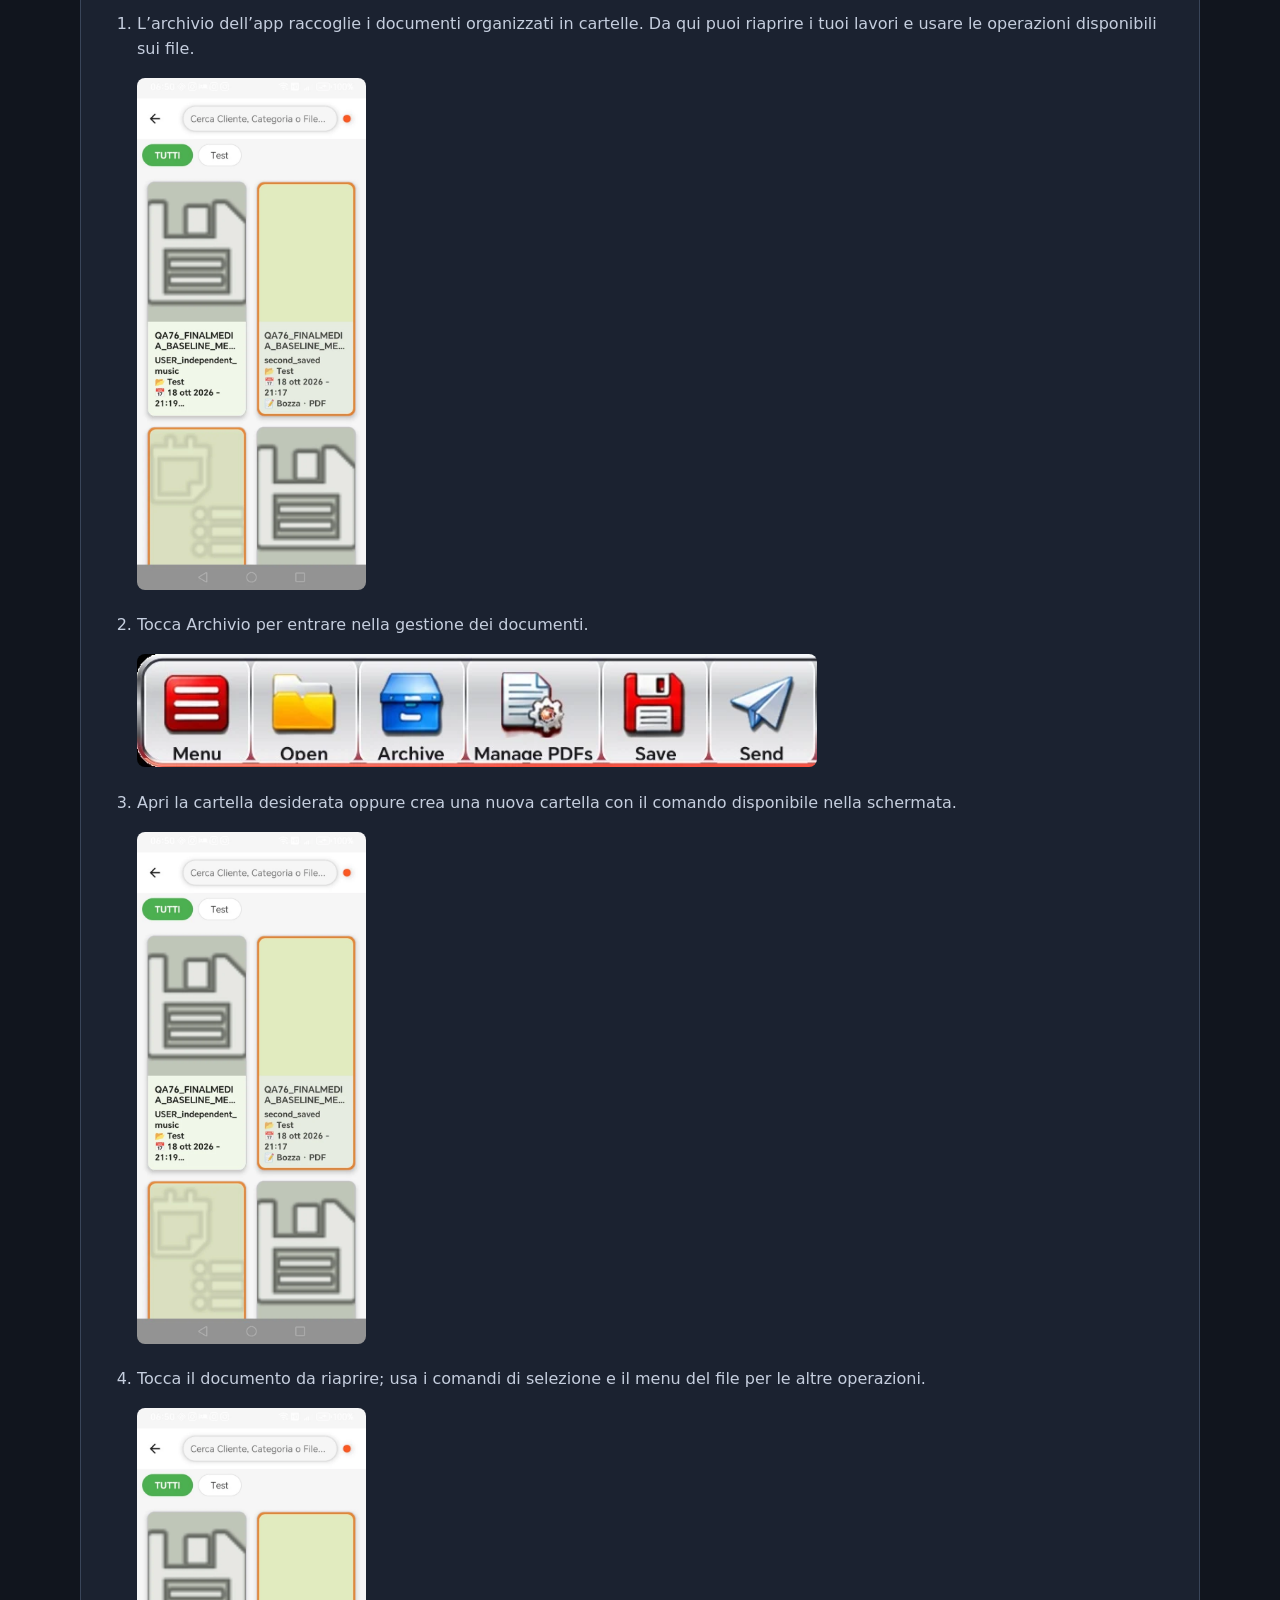
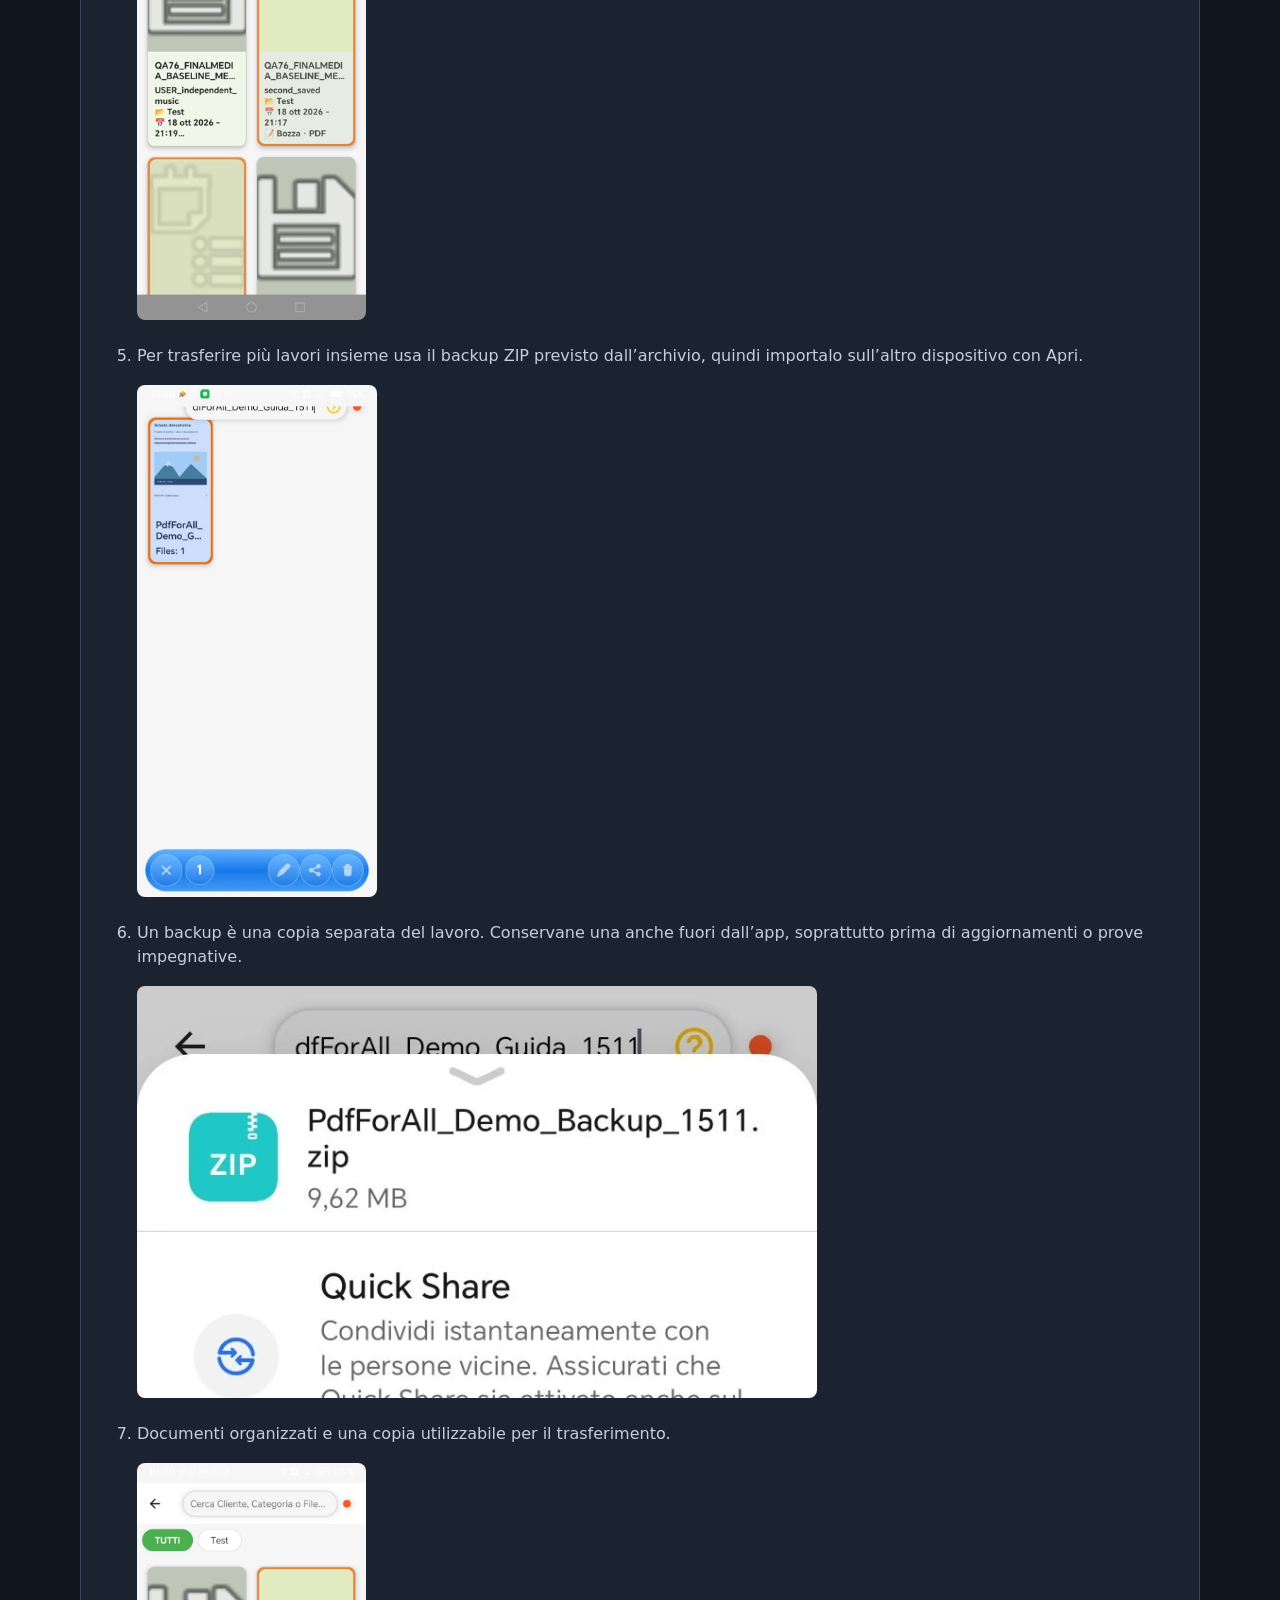
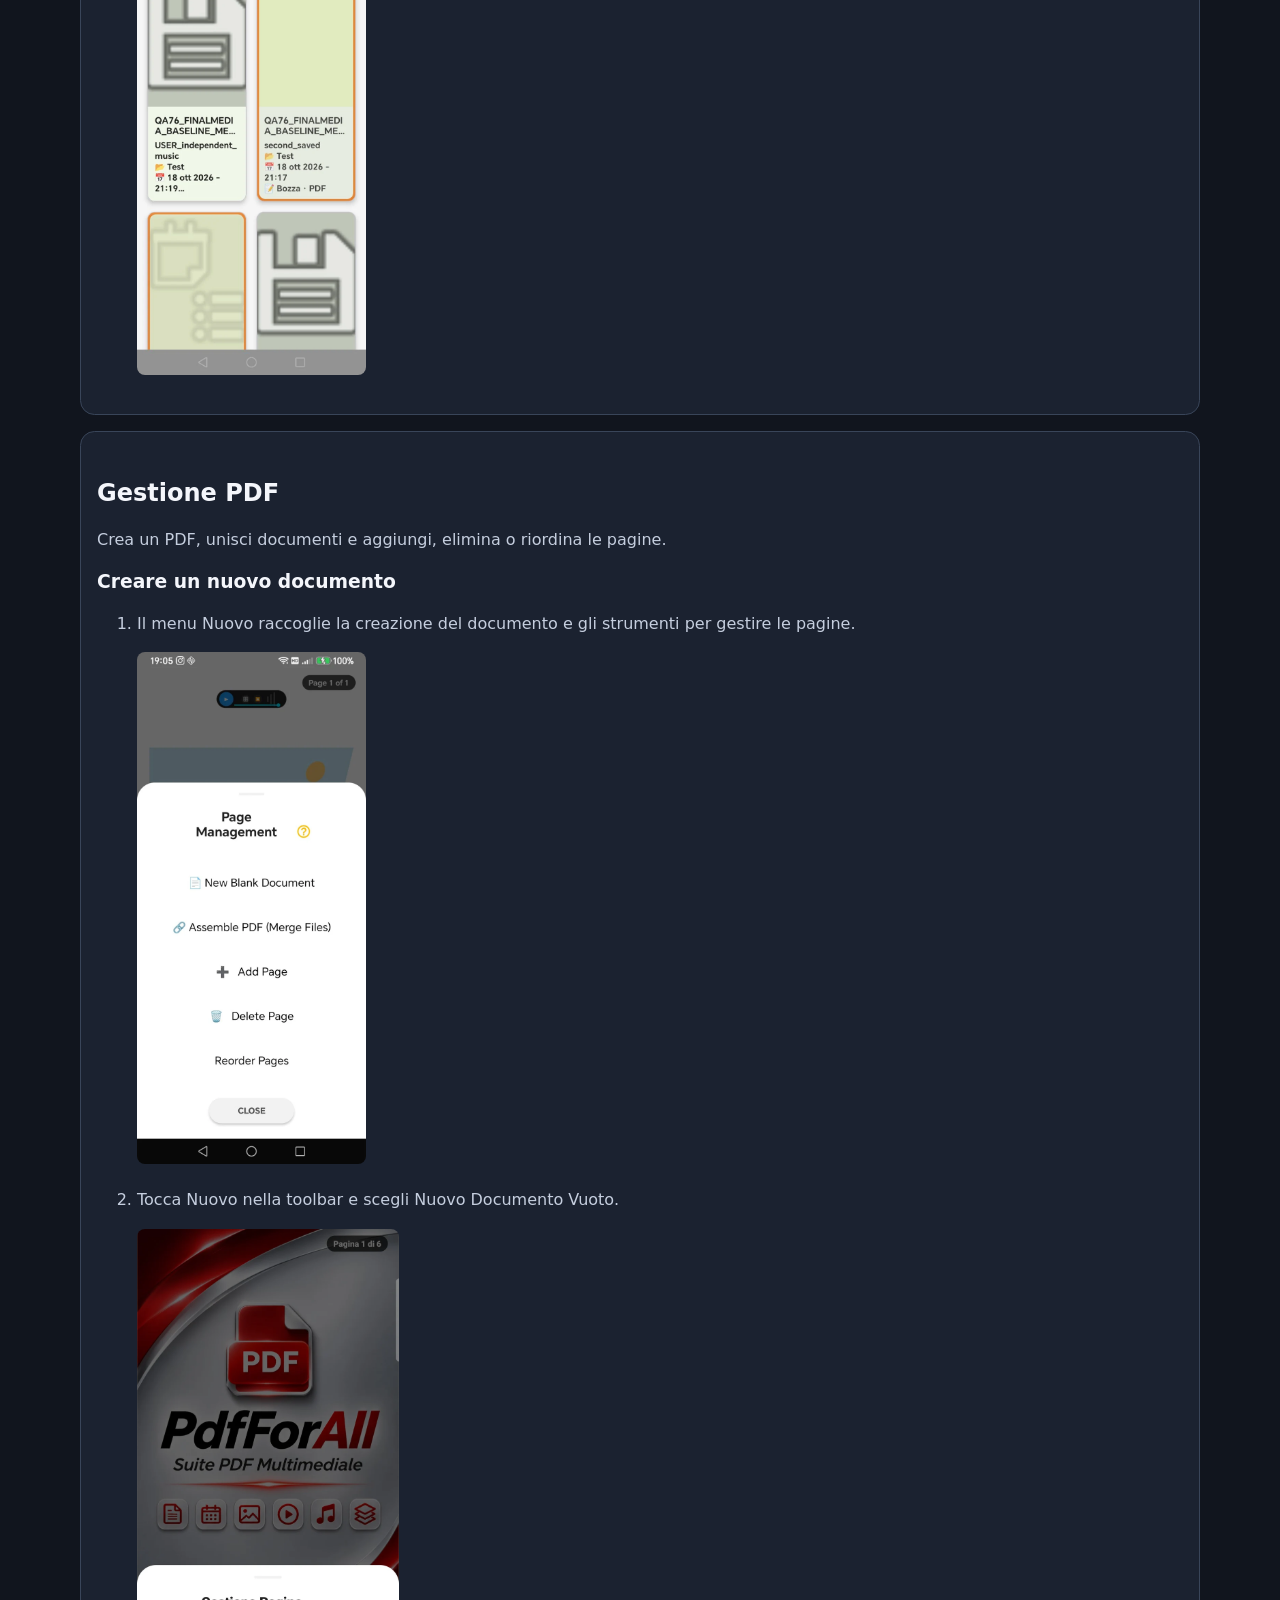
<file: guida/completa.html>
<!doctype html><html lang="it"><meta charset="utf-8"><meta name="viewport" content="width=device-width,initial-scale=1"><title>Guida completa · PdfForAll</title><link rel="stylesheet" href="guida.css"><header><a href="../index.html">PdfForAll</a> · <a href="index.html">Guida della toolbar</a> · <a href="completa.html">Guida completa</a></header><main><h1>Guida completa</h1><nav aria-label="Indice delle funzioni"><ul><li><a href="#menu">Menu</a></li><li><a href="#apri">Apri</a></li><li><a href="#archivio">Archivio</a></li><li><a href="#gestione-pdf">Gestione PDF</a></li><li><a href="#salva">Salva</a></li><li><a href="#invia">Invia</a></li><li><a href="#scanner">Scanner</a></li><li><a href="#pdf-editor">PDF Editor</a></li><li><a href="#annotazioni">Annotazioni</a></li><li><a href="#evidenzia">Evidenzia</a></li><li><a href="#sottolinea">Sottolinea</a></li><li><a href="#disegna">Disegna</a></li><li><a href="#foto">Foto</a></li><li><a href="#video">Video</a></li><li><a href="#simboli">Simboli</a></li><li><a href="#agenda">Agenda</a></li><li><a href="#mail">Mail</a></li><li><a href="#diario">Crea diario</a></li><li><a href="#audio">Audio</a></li><li><a href="#segnalibri">Segnalibri</a></li><li><a href="#cerca">Cerca</a></li><li><a href="#voce">Voce</a></li><li><a href="#aiuto">Aiuto</a></li><li><a href="#elimina">Elimina</a></li></ul></nav><section class="chapter" id="menu"><h2>Menu</h2><p>Apri le impostazioni, cambia lingua o tema e consulta le informazioni dell’app.</p><h3>Menu, lingua e informazioni</h3><ol><li>Il menu principale raccoglie account, lingua dell’interfaccia, informazioni dell’app, privacy e uscita.<figure><img src="media/honor-guide-settings-menu.webp" alt="Menu, lingua e informazioni" loading=lazy decoding="async"></figure></li><li>Tocca Menu nella toolbar.<figure><img src="media/home_toolbar_82_1.webp" alt="Menu, lingua e informazioni" loading=lazy decoding="async"></figure></li><li>Cambia Lingua aggiorna la lingua dei comandi: seleziona la lingua desiderata dall’elenco.<figure><img src="media/honor-guide-language.webp" alt="Menu, lingua e informazioni" loading=lazy decoding="async"></figure></li><li>Informazioni App mostra la versione installata. Informativa sulla privacy apre le informazioni disponibili per il trattamento dei dati.<figure><img src="media/02_menu.webp" alt="Menu, lingua e informazioni" loading=lazy decoding="async"></figure></li><li>Login / Account apre il flusso account; Chiudi torna al documento, mentre Esci dall’app termina la schermata dell’app.<figure><img src="media/honor-guide-settings-menu.webp" alt="Menu, lingua e informazioni" loading=lazy decoding="async"></figure></li><li>La lingua dell’interfaccia non sostituisce la scelta della lingua parlata nello sbobinamento. Controlla il salvataggio del lavoro prima di uscire.<figure><img src="media/23_lingue.webp" alt="Menu, lingua e informazioni" loading=lazy decoding="async"></figure></li><li>L’app configurata per la lingua e il contesto di utilizzo.<figure><img src="media/honor-app-language-choice.webp" alt="Menu, lingua e informazioni" loading=lazy decoding="async"></figure></li></ol></section><section class="chapter" id="apri"><h2>Apri</h2><p>Scegli un documento dal dispositivo o riapri un progetto compatibile.</p><h3>Aprire PDF e backup</h3><ol><li>Apri permette di scegliere un documento dal telefono o da un servizio disponibile nel selettore Android.<figure><img src="media/home_toolbar_82_1.webp" alt="Aprire PDF e backup" loading=lazy decoding="async"></figure></li><li>Tocca Apri e scegli la posizione del file nel selettore Android.<figure><img src="media/honor-open-picker.webp" alt="Aprire PDF e backup" loading=lazy decoding="async"></figure></li><li>Seleziona il PDF e attendi il caricamento delle pagine e degli eventuali contenuti multimediali.<figure><img src="media/honor-audio-ready.webp" alt="Aprire PDF e backup" loading=lazy decoding="async"></figure></li><li>Puoi aprire anche un PDF ricevuto da un’altra app: nel menu Apri con scegli PdfForAll.<figure><img src="media/honor-open-with-pdfforall.webp" alt="Aprire PDF e backup" loading=lazy decoding="async"></figure></li><li>Per recuperare un backup creato dall’app, seleziona lo ZIP con Apri e segui il flusso di importazione.<figure><img src="media/honor-backup-picker-verified.webp" alt="Aprire PDF e backup" loading=lazy decoding="async"></figure></li><li>Il selettore e il menu Apri con sono di Android: aspetto e servizi disponibili possono cambiare tra telefoni.<figure><img src="media/honor-open-picker.webp" alt="Aprire PDF e backup" loading=lazy decoding="async"></figure></li><li>Il documento selezionato viene caricato nell’editor.<figure><img src="media/honor-audio-ready.webp" alt="Aprire PDF e backup" loading=lazy decoding="async"></figure></li></ol><h3>Documenti Word, Excel e TXT</h3><ol><li>Usa Apri oppure Apri con PdfForAll dal gestore Android per caricare DOCX, XLSX o TXT.<figure><img src="media/honor-office-picker.webp" alt="Documenti Word, Excel e TXT" loading=lazy decoding="async"></figure></li><li>Il contenuto viene convertito in PDF per la lettura e le modifiche; il documento Office originale non viene riscritto.<figure><img src="media/apertura_excel_estratto.webp" alt="Documenti Word, Excel e TXT" loading=lazy decoding="async"></figure></li><li>Nei fogli Excel complessi controlla celle, formule e impaginazione dopo la conversione. I formati non supportati possono richiedere un’app esterna.<figure><img src="media/apertura_excel_estratto.webp" alt="Documenti Word, Excel e TXT" loading=lazy decoding="async"></figure></li></ol><h3>ZIP, RAR e pacchetti PdfForAll</h3><ol><li>Apri ZIP o RAR con il pulsante Apri. Per gli archivi generici scegli una directory Android oppure l’Archivio dell’app.<figure><img src="media/selettore_finale.webp" alt="ZIP, RAR e pacchetti PdfForAll" loading=lazy decoding="async"></figure></li><li>I pacchetti condivisi da PdfForAll vengono importati automaticamente; la cartella ricevuta è evidenziata in blu. Apri il documento dalla cartella importata.<figure><img src="media/honor-imported-backup-blue.webp" alt="ZIP, RAR e pacchetti PdfForAll" loading=lazy decoding="async"></figure></li><li>I contenuti multimediali del progetto restano collegati. Per i file non riconosciuti usa un’app esterna. Prima dell’invio puoi scegliere il nome del pacchetto.<figure><img src="media/honor-real-backup-name.webp" alt="ZIP, RAR e pacchetti PdfForAll" loading=lazy decoding="async"></figure></li></ol></section><section class="chapter" id="archivio"><h2>Archivio</h2><p>Ritrova documenti, bozze, cartelle e backup.</p><h3>Archivio, cartelle e backup</h3><ol><li>L’archivio dell’app raccoglie i documenti organizzati in cartelle. Da qui puoi riaprire i tuoi lavori e usare le operazioni disponibili sui file.<figure><img src="media/guide-archive-grid.webp" alt="Archivio, cartelle e backup" loading=lazy decoding="async"></figure></li><li>Tocca Archivio per entrare nella gestione dei documenti.<figure><img src="media/home_toolbar_82_1.webp" alt="Archivio, cartelle e backup" loading=lazy decoding="async"></figure></li><li>Apri la cartella desiderata oppure crea una nuova cartella con il comando disponibile nella schermata.<figure><img src="media/guide-archive-grid.webp" alt="Archivio, cartelle e backup" loading=lazy decoding="async"></figure></li><li>Tocca il documento da riaprire; usa i comandi di selezione e il menu del file per le altre operazioni.<figure><img src="media/guide-archive-grid.webp" alt="Archivio, cartelle e backup" loading=lazy decoding="async"></figure></li><li>Per trasferire più lavori insieme usa il backup ZIP previsto dall’archivio, quindi importalo sull’altro dispositivo con Apri.<figure><img src="media/honor-archive-demo-actions.webp" alt="Archivio, cartelle e backup" loading=lazy decoding="async"></figure></li><li>Un backup è una copia separata del lavoro. Conservane una anche fuori dall’app, soprattutto prima di aggiornamenti o prove impegnative.<figure><img src="media/honor-archive-backup-ready.webp" alt="Archivio, cartelle e backup" loading=lazy decoding="async"></figure></li><li>Documenti organizzati e una copia utilizzabile per il trasferimento.<figure><img src="media/guide-archive-grid.webp" alt="Archivio, cartelle e backup" loading=lazy decoding="async"></figure></li></ol></section><section class="chapter" id="gestione-pdf"><h2>Gestione PDF</h2><p>Crea un PDF, unisci documenti e aggiungi, elimina o riordina le pagine.</p><h3>Creare un nuovo documento</h3><ol><li>Il menu Nuovo raccoglie la creazione del documento e gli strumenti per gestire le pagine.<figure><img src="media/honor-page-management.webp" alt="Creare un nuovo documento" loading=lazy decoding="async"></figure></li><li>Tocca Nuovo nella toolbar e scegli Nuovo Documento Vuoto.<figure><img src="media/tutor-pagine-menu-82.webp" alt="Creare un nuovo documento" loading=lazy decoding="async"></figure></li><li>Nel dialogo scegli il tipo di foglio e il numero di pagine disponibili.<figure><img src="media/honor-new-document-dialog.webp" alt="Creare un nuovo documento" loading=lazy decoding="async"></figure></li><li>Conferma la creazione: il documento vuoto diventa il nuovo foglio di lavoro.<figure><img src="media/honor-new-document-dialog.webp" alt="Creare un nuovo documento" loading=lazy decoding="async"></figure></li><li>Inserisci testo, immagini o altri contenuti, quindi salva una bozza per continuare in seguito.<figure><img src="media/honor-guide-save-actions.webp" alt="Creare un nuovo documento" loading=lazy decoding="async"></figure></li><li>La destinazione del registratore e dello sbobinamento usa il foglio bianco di testo; questo percorso è distinto dal dialogo generale di creazione.<figure><img src="media/tutor-documento-vuoto-82.webp" alt="Creare un nuovo documento" loading=lazy decoding="async"></figure></li><li>Un nuovo documento da personalizzare.<figure><img src="media/tutor-documento-vuoto-82.webp" alt="Creare un nuovo documento" loading=lazy decoding="async"></figure></li></ol><h3>Aggiungere, unire e riordinare</h3><ol><li>Lavora sulla struttura del documento senza ricrearlo da zero. Le opzioni di modifica sono disponibili quando il file è modificabile.<figure><img src="media/honor-page-management.webp" alt="Aggiungere, unire e riordinare" loading=lazy decoding="async"></figure></li><li>Aggiungi Pagina permette di scegliere le pagine da inserire e la posizione proposta dal dialogo.<figure><img src="media/honor-guide-page-add.webp" alt="Aggiungere, unire e riordinare" loading=lazy decoding="async"></figure></li><li>Assembla PDF (Unisci File) aggiunge un altro documento scegliendolo dall’archivio dell’app o dal gestore Android.<figure><img src="media/honor-guide-page-assemble.webp" alt="Aggiungere, unire e riordinare" loading=lazy decoding="async"></figure></li><li>Riordina Pagine apre le miniature: cambia l’ordine e conferma prima di tornare al documento.<figure><img src="media/honor-guide-page-reorder.webp" alt="Aggiungere, unire e riordinare" loading=lazy decoding="async"></figure></li><li>Elimina Pagina rimuove le pagine selezionate nel dialogo. Controlla il risultato e salva la nuova versione.<figure><img src="media/honor-guide-page-delete.webp" alt="Aggiungere, unire e riordinare" loading=lazy decoding="async"></figure></li><li>Prima di riorganizzare un documento importante conserva una bozza. Dopo il riordino verifica anche le annotazioni e i player.<figure><img src="media/16_salva.webp" alt="Aggiungere, unire e riordinare" loading=lazy decoding="async"></figure></li><li>Un fascicolo con le pagine nell’ordine desiderato.<figure><img src="media/honor-three-page-demo.webp" alt="Aggiungere, unire e riordinare" loading=lazy decoding="async"></figure></li></ol></section><section class="chapter" id="salva"><h2>Salva</h2><p>Conserva una bozza modificabile o esporta un PDF definitivo.</p><h3>Salvare: bozza o PDF definitivo</h3><ol><li>La bozza conserva il progetto modificabile. Il PDF definitivo stabilizza i contenuti impaginati per la consultazione e la condivisione.<figure><img src="media/16_salva.webp" alt="Salvare: bozza o PDF definitivo" loading=lazy decoding="async"></figure></li><li>Tocca Salva al termine delle modifiche e attendi la preparazione del documento.<figure><img src="media/home_toolbar_82_1.webp" alt="Salvare: bozza o PDF definitivo" loading=lazy decoding="async"></figure></li><li>Nella schermata Archivia Documento compila Nome Cliente, Categoria / Sottocartella e nome del documento.<figure><img src="media/16_salva.webp" alt="Salvare: bozza o PDF definitivo" loading=lazy decoding="async"></figure></li><li>Usa SALVA BOZZA (Modificabile) per continuare a spostare o modificare testo, foto e player inseriti.<figure><img src="media/honor-guide-save-actions.webp" alt="Salvare: bozza o PDF definitivo" loading=lazy decoding="async"></figure></li><li>SALVA IN ARCHIVIO conserva il definitivo nell’archivio. SALVA CLASSICO apre Android per scegliere una destinazione esterna. Riapri il file e controllalo.<figure><img src="media/honor-guide-save-actions.webp" alt="Salvare: bozza o PDF definitivo" loading=lazy decoding="async"></figure></li><li>Nel definitivo, foto e player finalizzati non si spostano e non si ridimensionano con il doppio tap. Audio e video si consultano in PdfForAll; un lettore PDF esterno può mostrare solo l’aspetto statico.<figure><img src="media/guide-saved-media-pdf.webp" alt="Salvare: bozza o PDF definitivo" loading=lazy decoding="async"></figure></li><li>Una bozza per lavorare ancora oppure un PDF definitivo da consultare.<figure><img src="media/16_salva.webp" alt="Salvare: bozza o PDF definitivo" loading=lazy decoding="async"></figure></li></ol></section><section class="chapter" id="invia"><h2>Invia</h2><p>Condividi il PDF mediante le app disponibili sul dispositivo.</p><h3>Condividere e trasferire</h3><ol><li>Condividi il documento singolo oppure usa un backup per trasferire più lavori. La scelta del formato determina come si riapre il contenuto.<figure><img src="media/home_toolbar_82_1.webp" alt="Condividere e trasferire" loading=lazy decoding="async"></figure></li><li>Completa le modifiche e salva una bozza o il PDF definitivo secondo l’uso previsto.<figure><img src="media/16_salva.webp" alt="Condividere e trasferire" loading=lazy decoding="async"></figure></li><li>Tocca Invia per preparare la condivisione del documento definitivo e scegli l’app e il destinatario nel menu Android.<figure><img src="media/honor-guide-share-options.webp" alt="Condividere e trasferire" loading=lazy decoding="async"></figure></li><li>Per continuare a lavorare su un altro dispositivo trasferisci la bozza o il backup dell’archivio.<figure><img src="media/honor-draft-dedicated-folder.webp" alt="Condividere e trasferire" loading=lazy decoding="async"></figure></li><li>Sul telefono ricevente apri il file con PdfForAll e controlla pagine, foto, note, audio e video prima di eliminare altre copie.<figure><img src="media/honor-received-jukebox-playing.webp" alt="Condividere e trasferire" loading=lazy decoding="async"></figure></li><li>Per player e note multimediali il destinatario deve usare PdfForAll. La radio è un ascolto nell’app e non si trasferisce dentro il PDF.<figure><img src="media/guide-saved-media-pdf.webp" alt="Condividere e trasferire" loading=lazy decoding="async"></figure></li><li>Un documento o backup consegnato e controllabile sull’altro dispositivo.<figure><img src="media/honor-imported-backup-blue.webp" alt="Condividere e trasferire" loading=lazy decoding="async"></figure></li></ol></section><section class="chapter" id="scanner"><h2>Scanner</h2><p>Fotografa fogli e riuniscili in un PDF.</p><h3>Scanner e documento da immagini</h3><ol><li>Lo scanner di documenti apre l’interfaccia di acquisizione disponibile sul telefono, con fotocamera e importazione dalla galleria.<figure><img src="media/27_scanner.webp" alt="Scanner e documento da immagini" loading=lazy decoding="async"></figure></li><li>Tocca Scanner e segui l’interfaccia di scansione per acquisire una o più pagine.<figure><img src="media/27_scanner.webp" alt="Scanner e documento da immagini" loading=lazy decoding="async"></figure></li><li>Regola ritaglio, orientamento e i filtri disponibili; conferma il risultato.<figure><img src="media/honor-scan-sheet-crop.webp" alt="Scanner e documento da immagini" loading=lazy decoding="async"></figure></li><li>Al ritorno nell’app scegli tra le destinazioni proposte: aggiungere al documento, aprire una nuova scansione, impaginare il testo riconosciuto o condividere.<figure><img src="media/honor-scan-sheet-destination.webp" alt="Scanner e documento da immagini" loading=lazy decoding="async"></figure></li><li>Controlla la leggibilità delle pagine e il testo dell’OCR prima del salvataggio.<figure><img src="media/honor-scan-ocr-selection.webp" alt="Scanner e documento da immagini" loading=lazy decoding="async"></figure></li><li>Per la scansione fotografa il documento con luce uniforme e bordi visibili. I controlli dello scanner possono cambiare con i servizi Google installati.<figure><img src="media/27_scanner.webp" alt="Scanner e documento da immagini" loading=lazy decoding="async"></figure></li><li>Una scansione PDF da aprire, unire o condividere.<figure><img src="media/honor-scan-sheet-pdf.webp" alt="Scanner e documento da immagini" loading=lazy decoding="async"></figure></li></ol></section><section class="chapter" id="pdf-editor"><h2>PDF Editor</h2><p>Sostituisci o estrai testo e modifica le foto già presenti nel PDF.</p><h3>Sostituisci testo</h3><ol><li>Scrivi &gt; Sostituisci modifica testo già presente nel PDF. Tieni premuto e trascina sul testo per delimitare la parte da sostituire. L’app analizza le parole della zona e apre il contenuto riconosciuto nell’editor. Controlla sempre il risultato del riconoscimento.<figure><img src="media/edit_menu_81.webp" alt="Sostituisci testo" loading=lazy decoding="async"></figure></li><li>Il testo sostitutivo usa la toolbar inferiore di Document Studio. Puoi correggere il contenuto con la tastiera e scegliere font, dimensione, stile, colore, allineamento e spaziatura. La copertura del testo originale resta associata alla zona selezionata.<figure><img src="media/82_writer_menu.webp" alt="Sostituisci testo" loading=lazy decoding="async"></figure></li><li>Per cambiare una singola parola dentro il riquadro, tienila premuta per 500 ms. Le maniglie blu delimitano i caratteri: trascinale per cambiare l’estensione. Puoi sostituire la parola digitando, oppure cambiare solo font e colore della parte selezionata.<figure><img src="media/replacement_selected_word.webp" alt="Sostituisci testo" loading=lazy decoding="async"></figure></li><li>Il doppio tap sulla parola o frase attiva Trasforma testo per il blocco. Un tap sul testo salvato riapre la scrittura. Usa Fine per terminare e Salva per conservare il documento. Riapri la copia e controlla impaginazione e copertura del testo precedente.<figure><img src="media/honor-replace-selected-verified.webp" alt="Sostituisci testo" loading=lazy decoding="async"></figure></li></ol><h3>Estrarre testo e usare l’OCR</h3><ol><li>Estrai porta il testo selezionato in una finestra dove puoi rileggerlo, correggerlo, copiarlo o condividerlo.<figure><img src="media/extract_text_81.webp" alt="Estrarre testo e usare l’OCR" loading=lazy decoding="async"></figure></li><li>Scegli Estrai dal menu Modifica Testo.<figure><img src="media/edit_menu_81.webp" alt="Estrarre testo e usare l’OCR" loading=lazy decoding="async"></figure></li><li>Tieni premuto sulla prima parola, poi trascina per estendere la selezione. Al rilascio si apre Testo Estratto. Su una pagina acquisita come immagine l’app usa il riconoscimento del testo quando disponibile.<figure><img src="media/extract_text_81.webp" alt="Estrarre testo e usare l’OCR" loading=lazy decoding="async"></figure></li><li>Nella finestra del risultato controlla e correggi eventuali errori, soprattutto nomi e numeri.<figure><img src="media/extract_text_81.webp" alt="Estrarre testo e usare l’OCR" loading=lazy decoding="async"></figure></li><li>Usa Copia per gli appunti, Invia per condividere il testo oppure Salva per inserirlo attraverso il flusso proposto.<figure><img src="media/extract_text_81.webp" alt="Estrarre testo e usare l’OCR" loading=lazy decoding="async"></figure></li><li>L’OCR dipende dalla nitidezza dell’immagine. Una scansione ben illuminata e diritta migliora il risultato.<figure><img src="media/honor-scan-sheet-review.webp" alt="Estrarre testo e usare l’OCR" loading=lazy decoding="async"></figure></li><li>Testo riutilizzabile a partire dal contenuto della pagina.<figure><img src="media/extract_text_81.webp" alt="Estrarre testo e usare l’OCR" loading=lazy decoding="async"></figure></li></ol><h3>Modificare le foto già presenti</h3><ol><li>Apri PDF Editor e scegli Modifica foto. Tocca due volte l’immagine da sistemare.</li><li>Sposta la fotografia o usa le maniglie per ridimensionarla. Tocca fuori dalla selezione per passare a un’altra foto con un doppio tocco.</li><li>Tocca Applica dopo aver sistemato tutte le fotografie. Salva il documento dall’apposito pulsante.</li></ol></section><section class="chapter" id="annotazioni"><h2>Annotazioni</h2><p>Scrivi, firma, compila moduli e aggiungi note nascoste o vocali.</p><h3>Scrivi / Document Studio</h3><ol><li>Scrivi &gt; Scrivi apre Document Studio. Tocca il punto del foglio e digita con la tastiera Android. Il Foglio di scrittura usa gli stessi strumenti di testo. La toolbar inferiore moderna segue il tema chiaro o scuro e resta sopra tastiera e barra di navigazione.<figure><img src="media/82_writer_toolbar.webp" alt="Scrivi / Document Studio" loading=lazy decoding="async"></figure></li><li>Le categorie aprono menu verticali. Scorri orizzontalmente la riga dei comandi se alcuni non sono visibili. Il tocco breve esegue il comando; la pressione prolungata sui comandi che la prevedono mostra il relativo aiuto. Il pulsante ? apre questa scheda senza uscire dal documento.<figure><img src="media/82_writer_menu.webp" alt="Scrivi / Document Studio" loading=lazy decoding="async"></figure></li><li>La galleria distingue font artistici e professionali. I caratteri artistici installati sono disponibili con anteprima. Le alternative da ufficio usano i font reali Carlito, Caladea e Cousine: i nomi di compatibilità sono dichiarati come alternative, non come installazione dei font proprietari.<figure><img src="media/honor-font-gallery-portrait.webp" alt="Scrivi / Document Studio" loading=lazy decoding="async"></figure></li><li>Tieni premuto per 500 ms su una parola per selezionarla. Trascina le maniglie blu per estendere o ridurre la selezione. I comandi di font e colore si applicano alla parte selezionata. Il menu contestuale offre copia, taglia, incolla e seleziona tutto.<figure><img src="media/replacement_selected_word.webp" alt="Scrivi / Document Studio" loading=lazy decoding="async"></figure></li><li>Usa i comandi di dimensione, grassetto, corsivo, sottolineatura, allineamento, interlinea e spaziatura. La tavolozza propone colori rapidi e un selettore personalizzato. Senza una selezione di caratteri la formattazione riguarda il testo attivo secondo il comando scelto.<figure><img src="media/82_writer_menu.webp" alt="Scrivi / Document Studio" loading=lazy decoding="async"></figure></li><li>Un tap sul blocco di testo salvato riapre la scrittura nel punto toccato. Durante la modifica un tap sposta il cursore. Il doppio tap direttamente sulla parola o frase attiva Trasforma testo per quel blocco e conferma una sola volta il testo in scrittura.<figure><img src="media/honor-writer-transform-demo.webp" alt="Scrivi / Document Studio" loading=lazy decoding="async"></figure></li><li>In Trasforma testo trascina il corpo per spostarlo. Usa le maniglie per ruotare, ridimensionare e inclinare il blocco. Il contorno segue il testo durante lo spostamento. Tocca fuori per lasciare la selezione, oppure usa Fine per terminare lo strumento.<figure><img src="media/honor-writer-moved-demo.webp" alt="Scrivi / Document Studio" loading=lazy decoding="async"></figure></li><li>Il pulsante rosso Fine è integrato nella toolbar. Chiude lo strumento e conferma il testo; salva poi il documento dal comando Salva. Conserva una bozza se vuoi continuare a modificare i contenuti. Le pagine definitive dei Diari seguono le proprie regole di immutabilità.<figure><img src="media/82_writer_toolbar.webp" alt="Scrivi / Document Studio" loading=lazy decoding="async"></figure></li></ol><h3>Inserire una firma autografa</h3><ol><li>La funzione Firma apre una lavagna su cui disegnare la firma da impaginare come elemento grafico.<figure><img src="media/honor-guide-signature-input.webp" alt="Inserire una firma autografa" loading=lazy decoding="async"></figure></li><li>Apri Modifica Testo e tocca Firma.<figure><img src="media/edit_menu_81.webp" alt="Inserire una firma autografa" loading=lazy decoding="async"></figure></li><li>Disegna sulla lavagna scegliendo spessore e inchiostro nero o blu. Pulisci cancella il tratto; Annulla torna al documento.<figure><img src="media/honor-guide-signature-input.webp" alt="Inserire una firma autografa" loading=lazy decoding="async"></figure></li><li>Conferma la firma e posizionala nel documento.<figure><img src="media/honor-sign-selection-stable.webp" alt="Inserire una firma autografa" loading=lazy decoding="async"></figure></li><li>Regola dimensione e posizione prima di confermare l’impaginazione; conserva una bozza se devi ritoccarla.<figure><img src="media/honor-sign-position-adjusted.webp" alt="Inserire una firma autografa" loading=lazy decoding="async"></figure></li><li>Puoi anche importare una firma dalla galleria, dallo scanner o dalle recenti quando presenti. Questa firma autografa grafica non equivale a una firma digitale con certificato.<figure><img src="media/honor-sign-import-sources.webp" alt="Inserire una firma autografa" loading=lazy decoding="async"></figure></li><li>La firma disegnata viene collocata sulla pagina.<figure><img src="media/honor-sign-on-document.webp" alt="Inserire una firma autografa" loading=lazy decoding="async"></figure></li></ol><h3>Compila Modulo</h3><ol><li>Apri il modulo e scegli Compila Modulo dal menu Scrivi. Controlla sempre etichette e campi riconosciuti.<figure><img src="media/compila_modulo.webp" alt="Compila Modulo" loading=lazy decoding="async"></figure></li><li>Inserisci le risposte e usa le frecce per cambiare pagina. I campi su più righe vanno a capo; controlla l’adattamento del testo e regola la dimensione con + e − se necessario.<figure><img src="media/compila_modulo.webp" alt="Compila Modulo" loading=lazy decoding="async"></figure></li><li>Premi Applica, controlla il risultato sul documento e poi Salva. Moduli scannerizzati o non supportati possono richiedere OCR o inserimento manuale con Scrivi.<figure><img src="media/compila_modulo.webp" alt="Compila Modulo" loading=lazy decoding="async"></figure></li></ol><h3>Nota nascosta</h3><ol><li>Scrivi &gt; Nota Nascosta associa un contenuto riservato alla zona selezionata del documento. Seleziona l’area con il gesto previsto e inserisci il testo nel dialogo della nota. Il contenuto non viene impaginato come una normale scritta visibile nel PDF.<figure><img src="media/07_evidenzia_nota_nascosta.webp" alt="Nota nascosta" loading=lazy decoding="async"></figure></li><li>La toolbar inferiore condivide lo stile del Foglio di scrittura. Il comando Scrivi della toolbar mantiene la modalità Nota nascosta. Usa Fine per terminarla e Salva per conservare la nota nel progetto.<figure><img src="media/hidden_note_bottom_toolbar.webp" alt="Nota nascosta" loading=lazy decoding="async"></figure></li><li>Il testo visibile modificabile del documento conserva i gesti comuni: tap per scrivere, doppio tap sulla parola o frase per trasformare il relativo blocco, pressione di 500 ms per selezionare una parola durante la scrittura. Questi gesti non rendono visibile il contenuto riservato della nota.<figure><img src="media/replacement_selected_word.webp" alt="Nota nascosta" loading=lazy decoding="async"></figure></li><li>Riapri il documento con PdfForAll e tocca il marcatore della nota per leggerne il contenuto. Verifica la nota nella copia salvata prima di condividerla.<figure><img src="media/honor-hidden-open.webp" alt="Nota nascosta" loading=lazy decoding="async"></figure></li></ol><h3>Nota vocale collegata al testo</h3><ol><li>La nota vocale è un commento audio collegato a una selezione. È diversa dal registratore vocale con player impaginato.<figure><img src="media/voice_note_marker_81.webp" alt="Nota vocale collegata al testo" loading=lazy decoding="async"></figure></li><li>Scegli Nota Vocale e seleziona le parole da commentare, anche su più righe.<figure><img src="media/edit_menu_81.webp" alt="Nota vocale collegata al testo" loading=lazy decoding="async"></figure></li><li>Avvia la registrazione nella finestra dedicata, poi termina e conferma il commento.<figure><img src="media/honor-inline-voice-recording.webp" alt="Nota vocale collegata al testo" loading=lazy decoding="async"></figure></li><li>Sul foglio rimangono l’evidenziatura della selezione e un’icona altoparlante collegata alla nota.<figure><img src="media/voice_note_marker_81.webp" alt="Nota vocale collegata al testo" loading=lazy decoding="async"></figure></li><li>Tocca l’icona per riascoltare. Per eliminarla usa i comandi disponibili sulla nota o lo strumento Cancella.<figure><img src="media/voice_note_marker_81.webp" alt="Nota vocale collegata al testo" loading=lazy decoding="async"></figure></li><li>Una selezione su più righe produce una sola nota audio. Se annulli la registrazione puoi effettuare una nuova selezione.<figure><img src="media/voice_note_marker_81.webp" alt="Nota vocale collegata al testo" loading=lazy decoding="async"></figure></li><li>Un’unica nota vocale associata al passaggio evidenziato.<figure><img src="media/voice_note_marker_81.webp" alt="Nota vocale collegata al testo" loading=lazy decoding="async"></figure></li></ol></section><section class="chapter" id="evidenzia"><h2>Evidenzia</h2><p>Metti in risalto il testo scegliendo modalità, colore e opacità.</p><h3>Evidenziare con tre modalità</h3><ol><li>Scegli la modalità adatta al contenuto: testo riconosciuto, segno libero oppure area rettangolare.<figure><img src="media/s22-evidenzia-opzioni-82.webp" alt="Evidenziare con tre modalità" loading=lazy decoding="async"></figure></li><li>Apri Evidenzia e scegli colore, opacità e, quando rilevante, spessore.<figure><img src="media/s22-evidenzia-opzioni-82.webp" alt="Evidenziare con tre modalità" loading=lazy decoding="async"></figure></li><li>Selezione Magica (Testo/OCR): attiva lo strumento, tieni premuto su una parola finché compare la lente e trascina per estendere la selezione.<figure><img src="media/s22-evidenzia-selezione-testo-82.webp" alt="Evidenziare con tre modalità" loading=lazy decoding="async"></figure></li><li>Pennarello (Mano Libera): passa il dito sull’area da marcare. Rettangolo (Manuale): trascina per definire l’area.<figure><img src="media/s22-evidenzia-rettangolo-82.webp" alt="Evidenziare con tre modalità" loading=lazy decoding="async"></figure><figure><img src="media/s22-evidenzia-pennarello-82.webp" alt="Evidenziare con tre modalità" loading=lazy decoding="async"></figure></li><li>Tocca il pulsante di conferma sul foglio per terminare e poi salva il documento.<figure><img src="media/s22-evidenzia-fine-82.webp" alt="Evidenziare con tre modalità" loading=lazy decoding="async"></figure></li><li>Un’opacità moderata mantiene leggibile il testo. Il rettangolo è utile anche per tabelle e zone senza testo riconosciuto.<figure><img src="media/s22-evidenzia-lettura-82.webp" alt="Evidenziare con tre modalità" loading=lazy decoding="async"></figure></li><li>Un’evidenziatura adatta alla porzione del documento.<figure><img src="media/s22-evidenzia-risultato-82.webp" alt="Evidenziare con tre modalità" loading=lazy decoding="async"></figure></li></ol></section><section class="chapter" id="sottolinea"><h2>Sottolinea</h2><p>Sottolinea il testo con un tratto continuo o tratteggiato, oppure barralo.</p><h3>Sottolineare e barrare</h3><ol><li>Il menu Linea applica marcature al testo: sottolineatura continua, tratteggiata oppure barratura.<figure><img src="media/line_panel_81.webp" alt="Sottolineare e barrare" loading=lazy decoding="async"></figure></li><li>Apri Linea e scegli il colore e lo spessore.<figure><img src="media/line_panel_81.webp" alt="Sottolineare e barrare" loading=lazy decoding="async"></figure></li><li>Seleziona Sottolinea, Tratteggiato oppure Barrato e tocca Attiva.<figure><img src="media/line_panel_81.webp" alt="Sottolineare e barrare" loading=lazy decoding="async"></figure></li><li>Seleziona sul documento il testo da marcare.<figure><img src="media/honor-underline-selected.webp" alt="Sottolineare e barrare" loading=lazy decoding="async"></figure></li><li>Conferma lo strumento; usa la freccia Annulla se devi rimuovere l’ultima operazione.<figure><img src="media/annulla_ripeti81.webp" alt="Sottolineare e barrare" loading=lazy decoding="async"></figure></li><li>Per disegnare una linea geometrica libera usa Disegno &gt; Linea retta: è un’operazione diversa dalla marcatura del testo.<figure><img src="media/help81_draw_lines.webp" alt="Sottolineare e barrare" loading=lazy decoding="async"></figure></li><li>Una marcatura che mantiene il testo visibile.<figure><img src="media/honor-underline-confirmed.webp" alt="Sottolineare e barrare" loading=lazy decoding="async"></figure></li></ol></section><section class="chapter" id="disegna"><h2>Disegna</h2><p>Disegna a mano libera o aggiungi linee, frecce e forme.</p><h3>Disegno e forme geometriche</h3><ol><li>Il disegno libero e le forme aiutano a costruire schemi, frecce visive, cornici e annotazioni.<figure><img src="media/help81_draw_examples.webp" alt="Disegno e forme geometriche" loading=lazy decoding="async"></figure></li><li>Apri Disegna e scegli colore e spessore del tratto.<figure><img src="media/honor-draw-menu.webp" alt="Disegno e forme geometriche" loading=lazy decoding="async"></figure></li><li>Penna: scegli la stabilizzazione del tratto. Linee: scegli Linea dritta, Freccia, Polilinea o Poligono e, se utile, aggancia gli angoli a 45°. Forme: scegli la figura da disegnare, per esempio rettangolo, ovale, triangolo o stella. Controlla l’anteprima e tocca Attiva.<figure><img src="media/honor-draw-shapes.webp" alt="Disegno e forme geometriche" loading=lazy decoding="async"></figure></li><li>Tocca per aggiungere i vertici. Doppio tap sull’ultimo per terminare, oppure tocca il primo per chiudere. Fine conferma il disegno.<figure><img src="media/help81_draw_examples.webp" alt="Disegno e forme geometriche" loading=lazy decoding="async"></figure></li><li>Trascina sul foglio per disegnare. Per lavorare con precisione puoi bloccare lo scorrimento con il lucchetto.<figure><img src="media/help81_draw_pen.webp" alt="Disegno e forme geometriche" loading=lazy decoding="async"></figure></li><li>Quando una forma è selezionata usa il secchiello e i controlli disponibili per bordo e riempimento. Conferma al termine.<figure><img src="media/honor-draw-colors.webp" alt="Disegno e forme geometriche" loading=lazy decoding="async"></figure></li><li>Prima di riprendere la navigazione sblocca il lucchetto. Annulla permette di tornare indietro sull’ultima operazione della sessione.<figure><img src="media/honor-photo-confirm-controls.webp" alt="Disegno e forme geometriche" loading=lazy decoding="async"></figure></li><li>Tratti e forme collocati nel documento.<figure><img src="media/help81_draw_examples.webp" alt="Disegno e forme geometriche" loading=lazy decoding="async"></figure></li></ol></section><section class="chapter" id="foto"><h2>Foto</h2><p>Inserisci una foto e regolane dimensioni, forma e posizione nella pagina.</p><figure><img src="media/dolomiti.jpg" alt="Panorama delle Dolomiti" loading=lazy decoding="async"><figcaption>Dolomites Panorama · F Delventhal. <a href="https://commons.wikimedia.org/wiki/File:Dolomites_Panorama.jpg">Fonte</a> · <a href="https://creativecommons.org/licenses/by/2.0/">CC BY 2.0</a></figcaption></figure><h3>Foto: inserire e impaginare</h3><ol><li>Puoi inserire una foto dalla galleria o acquisirla con la fotocamera, poi adattarla alla composizione della pagina.<figure><img src="media/foto_panorama_82.webp" alt="Foto: inserire e impaginare" loading=lazy decoding="async"></figure></li><li>Apri Foto e scegli Foto da Galleria oppure Foto con Fotocamera.</li><li>Seleziona o scatta la foto e torna al documento.</li><li>Posiziona l’immagine, regola dimensioni e orientamento con le maniglie disponibili.</li><li>Usa la barra dedicata per i parametri dell’immagine e conferma. In una bozza il doppio tap consente di riprendere l’editing.</li><li>Nel PDF definitivo la foto viene stabilizzata. Conserva la bozza se devi cambiarne posizione o dimensioni in seguito.</li><li>Una fotografia inserita nel layout della pagina.</li></ol><h3>Cornici decorative</h3><ol><li>Su una pagina Disegno tocca l’icona delle cornici accanto al secchiello.<figure><img src="media/tutor-cornici-comando-82.webp" alt="Cornici decorative" loading=lazy decoding="async"></figure></li><li>Scorri le anteprime e scegli uno stile; Nessuna cornice rimuove quella applicata alla pagina corrente.<figure><img src="media/tutor-cornici-selettore-82.webp" alt="Cornici decorative" loading=lazy decoding="async"></figure></li><li>Lo sfondo centrale mantiene il colore scelto. Salva come bozza per continuare il lavoro oppure come PDF definitivo.<figure><img src="media/honor-frame-colored-page.webp" alt="Cornici decorative" loading=lazy decoding="async"></figure></li></ol><h3>Album fotografici</h3><ol><li>L’album organizza più fotografie su pagine PDF, senza doverle impaginare singolarmente.<figure><img src="media/honor-guide-album-result.webp" alt="Album fotografici" loading=lazy decoding="async"></figure></li><li>Apri Foto e scegli Crea Album Fotografico.<figure><img src="media/honor-photo-menu.webp" alt="Album fotografici" loading=lazy decoding="async"></figure></li><li>Tocca il layout desiderato: una, due, quattro oppure otto foto per pagina. Si apre il selettore delle immagini.<figure><img src="media/honor-guide-album-layout.webp" alt="Album fotografici" loading=lazy decoding="async"></figure></li><li>Seleziona le immagini nel selettore del telefono e conferma la scelta.<figure><img src="media/honor-guide-album-selection.webp" alt="Album fotografici" loading=lazy decoding="async"></figure></li><li>Scegli la destinazione proposta: nuovo documento oppure aggiunta al documento corrente. Scatta e Impagina (Album) avvia invece la raccolta dalla fotocamera.<figure><img src="media/honor-guide-album-destination.webp" alt="Album fotografici" loading=lazy decoding="async"></figure></li><li>Controlla l’ordine e i ritagli delle foto nel risultato prima di salvare o condividere l’album.<figure><img src="media/honor-guide-album-result.webp" alt="Album fotografici" loading=lazy decoding="async"></figure></li><li>Un album PDF composto secondo il layout scelto.<figure><img src="media/honor-guide-album-result.webp" alt="Album fotografici" loading=lazy decoding="async"></figure></li></ol></section><section class="chapter" id="video"><h2>Video</h2><p>Posiziona un video nel PDF e personalizza forma, cornice e controlli.</p><figure><video controls preload="none" playsinline poster="media/alpi-video.jpg" src="media/alpi.mp4" aria-label="Filmato panoramico delle Alpi"></video><figcaption>Estratto di Timelapse of Swiss mountains · jendall. <a href="https://commons.wikimedia.org/wiki/File:Timelapse_of_Swiss_mountains.webm">Fonte</a> · <a href="https://creativecommons.org/licenses/by/3.0/">CC BY 3.0</a></figcaption></figure><h3>Video nel documento</h3><ol><li>Un video può essere scelto dal telefono oppure registrato e impaginato sul foglio.<figure><img src="media/video_panorama_82.webp" alt="Video nel documento" loading=lazy decoding="async"></figure></li><li>Apri Video e scegli dove inserirlo: nella pagina corrente, in una pagina aggiunta al PDF aperto oppure in un nuovo documento video. In un Diario, tocca invece il contenitore video previsto dal modello.</li><li>Apri Video e scegli Crea Album Video per selezionare un filmato esistente, oppure Registra e Impagina.</li><li>Seleziona o registra il video e attendi il ritorno al documento.</li><li>Regola posizione, dimensioni e orientamento del riquadro e della barra di controllo quando presente.</li><li>Conferma l’impaginazione. Tocca il video o usa i suoi controlli per riprodurlo in PdfForAll.</li><li>Nel PDF definitivo il video resta riproducibile in PdfForAll ma il riquadro finalizzato non si sposta o ridimensiona. Altri lettori PDF possono mostrare soltanto la copertina.</li><li>Un filmato consultabile dalla pagina.</li></ol></section><section class="chapter" id="simboli"><h2>Simboli</h2><p>Aggiungi simboli ed emoji e disponili nella pagina.</p><h3>Emoji e composizioni creative</h3><ol><li>Le emoji aggiungono segnali visivi a schede, diari, appunti e pagine multimediali.<figure><img src="media/honor-symbols.webp" alt="Emoji e composizioni creative" loading=lazy decoding="async"></figure></li><li>Apri Simboli nella toolbar.<figure><img src="media/home_toolbar_82_3.webp" alt="Emoji e composizioni creative" loading=lazy decoding="async"></figure></li><li>Scegli il simbolo dal selettore mostrato dall’app.<figure><img src="media/honor-symbols.webp" alt="Emoji e composizioni creative" loading=lazy decoding="async"></figure></li><li>Posiziona il simbolo sulla pagina e regola le maniglie disponibili.<figure><img src="media/honor-emoji-selection.webp" alt="Emoji e composizioni creative" loading=lazy decoding="async"></figure></li><li>Combina emoji, titoli, immagini e colori del foglio, poi salva la composizione come bozza o PDF.<figure><img src="media/honor-emoji-selection.webp" alt="Emoji e composizioni creative" loading=lazy decoding="async"></figure></li><li>Lascia spazio tra i simboli e il testo: pochi elementi ben collocati sono più leggibili di una pagina affollata.<figure><img src="media/honor-emoji-selection.webp" alt="Emoji e composizioni creative" loading=lazy decoding="async"></figure></li><li>Una pagina con simboli grafici inseriti nel layout.<figure><img src="media/honor-emoji-selection.webp" alt="Emoji e composizioni creative" loading=lazy decoding="async"></figure></li></ol></section><section class="chapter" id="agenda"><h2>Agenda</h2><p>Organizza appuntamenti, allegati e promemoria nel calendario multimediale.</p><h3>Agenda multimediale</h3><ol><li>Esempio dell’interfaccia in italiano<figure><img src="media/honor-agenda-day-empty.webp" alt="Agenda multimediale" loading=lazy decoding="async"></figure></li><li>Agenda apre il calendario multimediale dalla barra principale.<figure><img src="media/agenda_02_appuntamento.webp" alt="Agenda multimediale" loading=lazy decoding="async"></figure></li><li>Scorri in verticale per vedere le 24 ore e in orizzontale per cambiare giorno. Tocca un appuntamento per consultarlo, fai doppio tap per modificarlo e tieni premuto per le azioni rapide.<figure><img src="media/agenda_10_evidenzia.webp" alt="Agenda multimediale" loading=lazy decoding="async"></figure></li><li>Nella scheda puoi impostare data, orari, categoria, ricorrenza e promemoria. Salva conferma le modifiche.<figure><img src="media/agenda_04_allegati.webp" alt="Agenda multimediale" loading=lazy decoding="async"></figure><figure><img src="media/agenda_05_ricerca.webp" alt="Agenda multimediale" loading=lazy decoding="async"></figure></li><li>Nelle note seleziona una parola o una frase, apri «Evidenzia» e scegli uno dei colori. La palette resta aperta per cambiare colore o rimuovere l’evidenziazione dalla selezione. X chiude la palette.<figure><img src="media/agenda_08_temi.webp" alt="Agenda multimediale" loading=lazy decoding="async"></figure></li><li>Tocca + per aggiungere allegati. Apri la ricerca per trovare appuntamenti per titolo, persona, categoria, data, ora o note.<figure><img src="media/agenda_09_collega_archivio.webp" alt="Agenda multimediale" loading=lazy decoding="async"></figure></li><li>«Altro» apre il menu bianco. Scegli «Temi grafici» per cambiare subito l’aspetto conservando il giorno e lo scroll.</li><li>«Collega archivio» permette di selezionare una cartella o un documento già nell’archivio connesso. Puoi aprire, sostituire o rimuovere il riferimento. Se la risorsa non è accessibile, ricollegala dalla scheda.</li></ol></section><section class="chapter" id="mail"><h2>Mail</h2><p>Apri gli strumenti per consultare le caselle compatibili e preparare messaggi con allegati.</p><h3>Mail</h3><ol></ol></section><section class="chapter" id="diario"><h2>Crea diario</h2><p>Scegli un diario e costruisci le tue pagine con testi e contenuti multimediali.</p><h3>Diario Multimediale</h3><ol><li>Crea diario apre creazione e archivio dei Diari. I temi selezionabili sono Il mio diario, Diario di viaggio, Diario dei ricordi, Diario musicale, Mare · Orizzonti blu, Montagna · Vette e silenzi, Universo · Polvere di stelle e Bosco · Radici e sogni. Il vecchio tema Diario dei progetti resta leggibile nei Diari già salvati, ma non viene proposto per quelli nuovi.<figure><img src="media/honor-diary-menu.webp" alt="Diario Multimediale" loading=lazy decoding="async"></figure></li><li>Assegna un titolo, scegli il tema e la modalità di apertura disponibile. Le composizioni includono foto con testo, video con testo, musica con testo, solo testo, media, galleria, disegno e pagine dedicate ai player. Scegli la composizione prima di riempire i suoi contenitori.<figure><img src="media/honor-diary-themes.webp" alt="Diario Multimediale" loading=lazy decoding="async"></figure></li><li>I contenitori di testo, foto e media appartengono al layout della pagina. Le maschere fotografiche e i contenitori decorativi di testo offrono le personalizzazioni realmente disponibili: font, colori, bordi, rotazione e ridimensionamento. Il pulsante meno nasconde le righe e diventa più per ripristinarle.<figure><img src="media/honor-diary-mask-grid.webp" alt="Diario Multimediale" loading=lazy decoding="async"></figure></li><li>Usa le categorie della toolbar del Diario: scrittura, media, pagina e modifica. I menu verticali raccolgono i comandi. Un tap usa un contenuto, il doppio tap apre la modifica o trasformazione prevista, un tap esterno termina l’interazione. La pressione prolungata sui comandi supportati mostra le indicazioni relative.<figure><img src="media/honor-diary-toolbar.webp" alt="Diario Multimediale" loading=lazy decoding="async"></figure></li><li>Nel testo scegli font artistici, dimensione, colore, stile e spaziatura. Il doppio tap su un blocco abilita le maniglie per spostamento, rotazione, inclinazione o dimensioni, secondo il contenitore. Usa i comandi di data e ora per personalizzare le informazioni della pagina.<figure><img src="media/82_diary_toolbar.webp" alt="Diario Multimediale" loading=lazy decoding="async"></figure></li><li>Aggiungi fotografie, video, disegni e note vocali tramite i contenitori e i comandi del Diario. Le foto possono usare le maschere disponibili. Disegno e registrazione mantengono i propri strumenti. Controlla sempre i permessi Android richiesti per camera o microfono.<figure><img src="media/honor-diary-media-menu.webp" alt="Diario Multimediale" loading=lazy decoding="async"></figure><figure><img src="media/honor-diary-mask-applied.webp" alt="Diario Multimediale" loading=lazy decoding="async"></figure></li><li>Il Diario Musicale iniziale mostra un grande vinile nero statico con braccio e comandi nel riquadro inferiore. Il giradischi è il player stesso. Aggiungi i tuoi MP3 quando vuoi; non ci sono brani iniziali. L’anello luminoso e l’equalizzatore usano le frequenze reali quando l’analizzatore Android e disponibile.<figure><img src="media/guide-diary-initial-vinyl.webp" alt="Diario Multimediale" loading=lazy decoding="async"></figure></li><li>Nei contenitori musicali vuoti tocca + per scegliere Giradischi in vinile, Jukebox anni ’50, Stereo anni ’80 o VINYL SPECTRUM 360°. Le playlist restano indipendenti. Play, Pausa, Stop, precedente, successivo, avanzamento, volume e aggiunta dei brani usano i controlli del modello.<figure><img src="media/honor-audio-style.webp" alt="Diario Multimediale" loading=lazy decoding="async"></figure></li><li>I contenitori video propongono «Video classico — Senza cornice TV» e i modelli RetroVision 50, ColorVision 70, Classic CRT 90 e CrystalVision LCD. Il video classico resta ridimensionabile e spostabile. Nei televisori vintage il filmato resta confinato all’area dello schermo.<figure><img src="media/honor-diary-video-placeholder.webp" alt="Diario Multimediale" loading=lazy decoding="async"></figure><figure><img src="media/honor-diary-video-models.webp" alt="Diario Multimediale" loading=lazy decoding="async"></figure></li><li>Per una TV scegli come visualizzare il filmato: «Riempi lo schermo TV» adatta tutta l’area anche deformando; «Formato originale» mantiene le proporzioni con eventuali margini. Puoi cambiare questa impostazione durante la composizione; viene salvata senza modificare il file originale.<figure><img src="media/honor-diary-tv-fit.webp" alt="Diario Multimediale" loading=lazy decoding="async"></figure><figure><img src="media/honor-diary-tv-applied.webp" alt="Diario Multimediale" loading=lazy decoding="async"></figure></li><li>Durante la composizione usa «Cambia modello» nel menu contestuale del player musicale o video. I riferimenti ai brani o al filmato e le impostazioni compatibili restano conservati. Eliminando il player rimane il contenitore vuoto: toccalo per inserire nuovamente un modello.<figure><img src="media/honor-diary-change-model-action.webp" alt="Diario Multimediale" loading=lazy decoding="async"></figure></li><li>Salva con un nome personalizzato nell’archivio indipendente dei Diari. Il salvataggio definitivo rende immutabili le pagine già concluse. Puoi riaprire il Diario e aggiungere nuove pagine con i comandi previsti; questo non sblocca quelle definitive. Verifica sempre il salvataggio riaprendo il Diario.<figure><img src="media/honor-diary-archive-reopened.webp" alt="Diario Multimediale" loading=lazy decoding="async"></figure></li></ol></section><section class="chapter" id="audio"><h2>Audio</h2><p>Apri le funzioni per MP3, registrazioni vocali, lettori nella pagina e radio.</p><h3>MP3 / Audio Studio Pro</h3><ol><li>Apri Audio &gt; Lettore MP3. Aggiungi più file audio con il selettore Android e organizza la playlist nei controlli disponibili. I brani devono restare accessibili fino a quando vengono copiati nel progetto o esportati.<figure><img src="media/help81_audio_menu.webp" alt="MP3 / Audio Studio Pro" loading=lazy decoding="async"></figure></li><li>Il lettore offre Play, Pausa, Stop, precedente, successivo, volume e avanzamento. I comandi disponibili dipendono dal modello e dal contesto. Controlla il brano selezionato e il suo ordine prima di impaginare.<figure><img src="media/18_mp3.webp" alt="MP3 / Audio Studio Pro" loading=lazy decoding="async"></figure></li><li>Con Salva e impagina scegli la destinazione proposta e poi lo stile nella schermata «Scegli lo stile audio», prima della creazione della pagina. Le anteprime compatte hanno lo stesso formato di Vinile d’autore e Jukebox.<figure><img src="media/honor-audio-placement.webp" alt="MP3 / Audio Studio Pro" loading=lazy decoding="async"></figure></li><li>Gli stili originali restano disponibili: Vinile d’autore, Capsula dinamica e JUKEBOX. I modelli aggiuntivi sono Giradischi in vinile, Jukebox anni ’50, Stereo anni ’80 e VINYL SPECTRUM 360°. Scegli l’anteprima desiderata e conferma: il player arriva già pronto nella pagina, senza una seconda scelta sul simbolo +.<figure><img src="media/scelta-stili.webp" alt="MP3 / Audio Studio Pro" loading=lazy decoding="async"></figure></li><li>Le playlist dei player sono indipendenti. La scelta del modello non deve mescolare le liste di altri player. Salva una bozza per continuare il lavoro oppure usa il salvataggio o l’esportazione disponibili. Riapri con PdfForAll per controllare riferimenti ai file e riproduzione.<figure><img src="media/guide-saved-media-pdf.webp" alt="MP3 / Audio Studio Pro" loading=lazy decoding="async"></figure></li><li>Il Diario Multimediale usa un flusso distinto: i contenitori musicali vuoti aprono la scelta del modello al tocco. Il Diario Musicale iniziale presenta già il giradischi integrato, pronto per aggiungere brani. Il pulsante ? nel Diario apre la guida dedicata.<figure><img src="media/guide-diary-initial-vinyl.webp" alt="MP3 / Audio Studio Pro" loading=lazy decoding="async"></figure></li></ol><h3>Impaginare un player audio</h3><ol><li>In Audio Studio Pro prepara i brani e usa Salva e impagina. Scegli la destinazione disponibile, poi seleziona lo stile audio con l’anteprima. La scelta avviene prima della creazione della pagina: il player viene inserito senza una seconda galleria.<figure><img src="media/honor-audio-placement.webp" alt="Impaginare un player audio" loading=lazy decoding="async"></figure></li><li>Sono disponibili Vinile d’autore, Capsula dinamica, JUKEBOX, Giradischi in vinile, Jukebox anni ’50, Stereo anni ’80 e VINYL SPECTRUM 360°. Le opzioni compatte e complete dipendono dal modello. Il Jukebox conserva una playlist indipendente fino al limite indicato dal selettore.<figure><img src="media/honor-audio-style.webp" alt="Impaginare un player audio" loading=lazy decoding="async"></figure></li><li>Controlla posizione e dimensioni nel documento e usa i comandi di riproduzione del player. Salva la bozza per riprendere la composizione. Il flusso dei contenitori vuoti e di Cambia modello nel Diario Multimediale è descritto nella guida del Diario.<figure><img src="media/honor-audio-placed-full.webp" alt="Impaginare un player audio" loading=lazy decoding="async"></figure></li></ol><h3>Registratore vocale e importazione</h3><ol><li>Il registratore crea un audio vocale oppure importa un file audio, anche MP3, da preparare per l’ascolto e lo sbobinamento.<figure><img src="media/19_registratore.webp" alt="Registratore vocale e importazione" loading=lazy decoding="async"></figure></li><li>Apri Audio &gt; Registratore vocale. Per registrare consenti l’uso del microfono e tocca Registra.<figure><img src="media/19_registratore.webp" alt="Registratore vocale e importazione" loading=lazy decoding="async"></figure></li><li>Usa Pausa e Riprendi durante la registrazione, poi Stop e attendi che il salvataggio dell’audio termini.<figure><img src="media/honor-recorder-paused.webp" alt="Registratore vocale e importazione" loading=lazy decoding="async"></figure></li><li>In alternativa tocca il comando di importazione e scegli un file audio dal telefono. Attendi la preparazione del file.<figure><img src="media/19_registratore.webp" alt="Registratore vocale e importazione" loading=lazy decoding="async"></figure></li><li>Ascolta l’anteprima e usa la barra per scorrere. Con Salva e Impagina inserisci il lettore vocale nel foglio.<figure><img src="media/19_registratore.webp" alt="Registratore vocale e importazione" loading=lazy decoding="async"></figure></li><li>Con Salva e impagina scegli Pagina corrente, Foglio bianco da aggiungere o Nuovo documento, a seconda delle opzioni disponibili. Posiziona il lettore sul foglio e tocca Fine. Per ottenere il testo usa Trascrivi sul lettore già impaginato.<figure><img src="media/help81_voice_player.webp" alt="Registratore vocale e importazione" loading=lazy decoding="async"></figure></li><li>Il player vocale usa la barra manuale per avanzare o tornare indietro nel file; non richiede pulsanti per cambiare traccia.<figure><img src="media/help81_voice_player.webp" alt="Registratore vocale e importazione" loading=lazy decoding="async"></figure></li><li>Un lettore vocale con audio registrato o importato.<figure><img src="media/help81_voice_player.webp" alt="Registratore vocale e importazione" loading=lazy decoding="async"></figure></li></ol><h3>Radio: paesi, ricerca e preferiti</h3><ol><li>La radio ascolta le emittenti nell’app. Non viene impaginata come lettore nella pagina PDF.<figure><img src="media/20_radio.webp" alt="Radio: paesi, ricerca e preferiti" loading=lazy decoding="async"></figure></li><li>Apri Audio &gt; Radio e scegli il paese dal selettore.<figure><img src="media/help81_audio_menu.webp" alt="Radio: paesi, ricerca e preferiti" loading=lazy decoding="async"></figure></li><li>Attendi il caricamento delle emittenti e usa la ricerca per filtrare i nomi.<figure><img src="media/20_radio.webp" alt="Radio: paesi, ricerca e preferiti" loading=lazy decoding="async"></figure></li><li>Tocca un’emittente per avviare l’ascolto. Usa riproduzione/pausa e Stop nella console.<figure><img src="media/20_radio.webp" alt="Radio: paesi, ricerca e preferiti" loading=lazy decoding="async"></figure></li><li>La stella aggiunge o rimuove un preferito. Il pulsante Preferiti filtra l’elenco; torna alla lista completa per vedere tutte le emittenti del paese.<figure><img src="media/guide-radio-favorite.webp" alt="Radio: paesi, ricerca e preferiti" loading=lazy decoding="async"></figure></li><li>Una lista di preferiti costruita per un paese può risultare vuota quando cambi paese. L’ascolto della radio richiede una connessione e uno stream disponibile.<figure><img src="media/20_radio.webp" alt="Radio: paesi, ricerca e preferiti" loading=lazy decoding="async"></figure></li><li>Una radio ascoltabile nell’app con le emittenti scelte.<figure><img src="media/20_radio.webp" alt="Radio: paesi, ricerca e preferiti" loading=lazy decoding="async"></figure></li></ol></section><section class="chapter" id="segnalibri"><h2>Segnalibri</h2><p>Segna le pagine importanti e torna al punto di lettura.</p><h3>Segnalibri PDF</h3><ol><li>Tocca Segnalibri per aprire l’elenco dei segnalibri del PDF. Tocca una voce per raggiungere la pagina associata. La pressione prolungata sul pulsante principale permette di aggiungere la pagina corrente.<figure><img src="media/honor-bookmark-add.webp" alt="Segnalibri PDF" loading=lazy decoding="async"></figure></li><li>Nel pannello usa il comando per aggiungere il segnalibro della pagina corrente e inserisci il titolo proposto. I segnalibri disponibili nel PDF vengono letti conservando la loro struttura e destinazione.<figure><img src="media/honor-bookmark-panel.webp" alt="Segnalibri PDF" loading=lazy decoding="async"></figure></li><li>Usa le azioni della singola voce per rinominare o eliminare i segnalibri dove consentito. Le modifiche vengono conservate come operazioni pendenti fino al normale salvataggio del documento: chiudere il pannello non equivale a salvare il PDF.<figure><img src="media/honor-bookmark-panel.webp" alt="Segnalibri PDF" loading=lazy decoding="async"></figure><figure><img src="media/honor-bookmark-rename.webp" alt="Segnalibri PDF" loading=lazy decoding="async"></figure></li><li>Salva e riapri il documento per verificare l’elenco e la navigazione. Prima delle operazioni che cambiano le pagine, l’app può chiedere di conservare le modifiche pendenti. Nei documenti non modificabili restano disponibili soltanto le azioni consentite.<figure><img src="media/honor-bookmark-panel.webp" alt="Segnalibri PDF" loading=lazy decoding="async"></figure></li></ol></section><section class="chapter" id="cerca"><h2>Cerca</h2><p>Trova una parola o un’espressione nel documento.</p><h3>Cercare parole nel PDF</h3><ol><li>La ricerca localizza le parole nel testo riconosciuto del documento.<figure><img src="media/13_cerca.webp" alt="Cercare parole nel PDF" loading=lazy decoding="async"></figure></li><li>Tocca Cerca per mostrare la barra di ricerca.<figure><img src="media/honor-search.webp" alt="Cercare parole nel PDF" loading=lazy decoding="async"></figure></li><li>Digita la parola o la frase e attendi l’elaborazione.<figure><img src="media/honor-search.webp" alt="Cercare parole nel PDF" loading=lazy decoding="async"></figure></li><li>Usa le frecce precedente e successivo per scorrere i risultati; il contatore indica la posizione.<figure><img src="media/13_cerca.webp" alt="Cercare parole nel PDF" loading=lazy decoding="async"></figure></li><li>Chiudi la barra di ricerca per tornare alla lettura libera.<figure><img src="media/honor-search.webp" alt="Cercare parole nel PDF" loading=lazy decoding="async"></figure></li><li>Il testo di una foto o di una scansione non sempre è presente come testo ricercabile: in quel caso può essere necessario l’OCR.<figure><img src="media/honor-scan-ocr-selection.webp" alt="Cercare parole nel PDF" loading=lazy decoding="async"></figure></li><li>Navigazione tra le occorrenze trovate nel documento.<figure><img src="media/13_cerca.webp" alt="Cercare parole nel PDF" loading=lazy decoding="async"></figure></li></ol></section><section class="chapter" id="voce"><h2>Voce</h2><p>Ascolta la pagina corrente oppure prosegui la lettura fino alla fine del PDF.</p><h3>Leggere il documento ad alta voce</h3><ol><li>Voce legge il testo della pagina tramite il motore di sintesi vocale del telefono. Non trascrive una registrazione.<figure><img src="media/voice-honor.webp" alt="Leggere il documento ad alta voce" loading=lazy decoding="async"></figure></li><li>Apri Voce e scegli Leggi solo questa pagina oppure Leggi tutto (Audiolibro).<figure><img src="media/voce_82_honor.webp" alt="Leggere il documento ad alta voce" loading=lazy decoding="async"></figure></li><li>Usa la barra di lettura per mettere in pausa, riprendere o interrompere.<figure><img src="media/honor-tts-read-controls.webp" alt="Leggere il documento ad alta voce" loading=lazy decoding="async"></figure></li><li>Per leggere soltanto una selezione tieni premuto il pulsante Voce e seleziona il testo.<figure><img src="media/home_toolbar_82_5.webp" alt="Leggere il documento ad alta voce" loading=lazy decoding="async"></figure></li><li>Chiudi la barra quando vuoi tornare alla normale lettura del documento.<figure><img src="media/honor-tts-closed.webp" alt="Leggere il documento ad alta voce" loading=lazy decoding="async"></figure></li><li>Una pagina composta soltanto da immagini può richiedere prima il riconoscimento del testo. Le voci disponibili dipendono dal motore TTS installato sul telefono.<figure><img src="media/honor-scan-ocr-selection.webp" alt="Leggere il documento ad alta voce" loading=lazy decoding="async"></figure></li><li>Ascolto del testo contenuto nel documento.<figure><img src="media/voce_82_honor.webp" alt="Leggere il documento ad alta voce" loading=lazy decoding="async"></figure></li></ol></section><section class="chapter" id="aiuto"><h2>Aiuto</h2><p>Apri la guida dall’app o consulta la procedura dello strumento in uso.</p><h3>Aiuto</h3><ol><li>Tocca Aiuto nella toolbar principale per aprire la guida. Nelle finestre degli strumenti, tocca il punto interrogativo per consultare la procedura relativa al comando che stai usando.</li></ol></section><section class="chapter" id="elimina"><h2>Elimina</h2><p>Seleziona gli elementi da rimuovere e usa Annulla se serve.</p><h3>Cancella, Annulla e lucchetto</h3><ol><li>Tre comandi con ruoli distinti: eliminare un elemento, annullare l’ultima operazione e bloccare lo scorrimento del foglio.<figure><img src="media/annulla_ripeti81.webp" alt="Cancella, Annulla e lucchetto" loading=lazy decoding="async"></figure></li><li>Attiva Cancella e tocca l’elemento modificabile da rimuovere: annotazioni, disegni o player nella bozza.<figure><img src="media/home_toolbar_82_5.webp" alt="Cancella, Annulla e lucchetto" loading=lazy decoding="async"></figure></li><li>Usa la freccia Annulla per tornare indietro sulle operazioni disponibili nella sessione dello strumento.<figure><img src="media/annulla_ripeti81.webp" alt="Cancella, Annulla e lucchetto" loading=lazy decoding="async"></figure></li><li>Tocca il lucchetto per bloccare lo scorrimento quando devi disegnare o selezionare con precisione; toccalo ancora per sbloccare.<figure><img src="media/annulla_ripeti81.webp" alt="Cancella, Annulla e lucchetto" loading=lazy decoding="async"></figure></li><li>Conferma e torna alla toolbar, poi salva la versione aggiornata del documento.<figure><img src="media/16_salva.webp" alt="Cancella, Annulla e lucchetto" loading=lazy decoding="async"></figure></li><li>Annulla non è un backup permanente del documento e non sostituisce una bozza. I contenuti già finalizzati nel PDF non tornano automaticamente modificabili.<figure><img src="media/honor-guide-save-actions.webp" alt="Cancella, Annulla e lucchetto" loading=lazy decoding="async"></figure></li><li>Controllo delle modifiche prima di conservare la nuova versione.<figure><img src="media/annulla_ripeti81.webp" alt="Cancella, Annulla e lucchetto" loading=lazy decoding="async"></figure></li></ol></section></main><footer>PdfForAll per Android</footer></html>
</file>
<file: guida/guida.css>
:root{color-scheme:dark;--bg:#11151e;--panel:#1b2230;--rule:#394559;--ink:#f4f6fb;--muted:#c5cede;--link:#ffd1d7}
*{box-sizing:border-box}html{scroll-padding-top:2rem}body{margin:0;background:var(--bg);color:var(--ink);font:1rem/1.55 Inter,system-ui,sans-serif}
header,main,footer{width:min(1120px,100% - 2rem);margin-inline:auto} header{border-bottom:1px solid var(--rule);padding:1.1rem 0}
main{padding:2.5rem 0}h1,h2,h3{line-height:1.15}h1{font-size:clamp(2.2rem,5vw,3.6rem);margin:.4rem 0}h2{margin-top:2rem}a{color:var(--link);text-underline-offset:.2em}
p,li{color:var(--muted)}.bar{overflow:auto;border:1px solid var(--rule);border-radius:.65rem;background:#10151e;padding:.45rem;display:block;margin:1rem 0}.bar img{display:block;width:max(100%,1100px)}
.grid{display:grid;grid-template-columns:repeat(auto-fit,minmax(min(100%,230px),1fr));gap:1rem}.card,.chapter{background:var(--panel);padding:1rem;border-radius:.9rem;border:1px solid var(--rule)}
.card img{display:block;width:100%;height:12rem;object-fit:contain;background:#121823;border-radius:.5rem}.card h2{margin:1rem 0 .4rem;font-size:1.25rem}.card p{min-height:3em}.chapter{margin:1rem 0}.chapter figure{margin:1rem 0}.chapter figure img,video{max-width:min(680px,100%);max-height:32rem;border-radius:.5rem}
nav ul{padding:0;list-style:none;display:flex;gap:.5rem 1rem;flex-wrap:wrap}footer{border-top:1px solid var(--rule);padding:1rem 0 2rem}

.sr{position:absolute;width:1px;height:1px;padding:0;margin:-1px;overflow:hidden;clip-path:inset(50%);white-space:nowrap}
</file>
